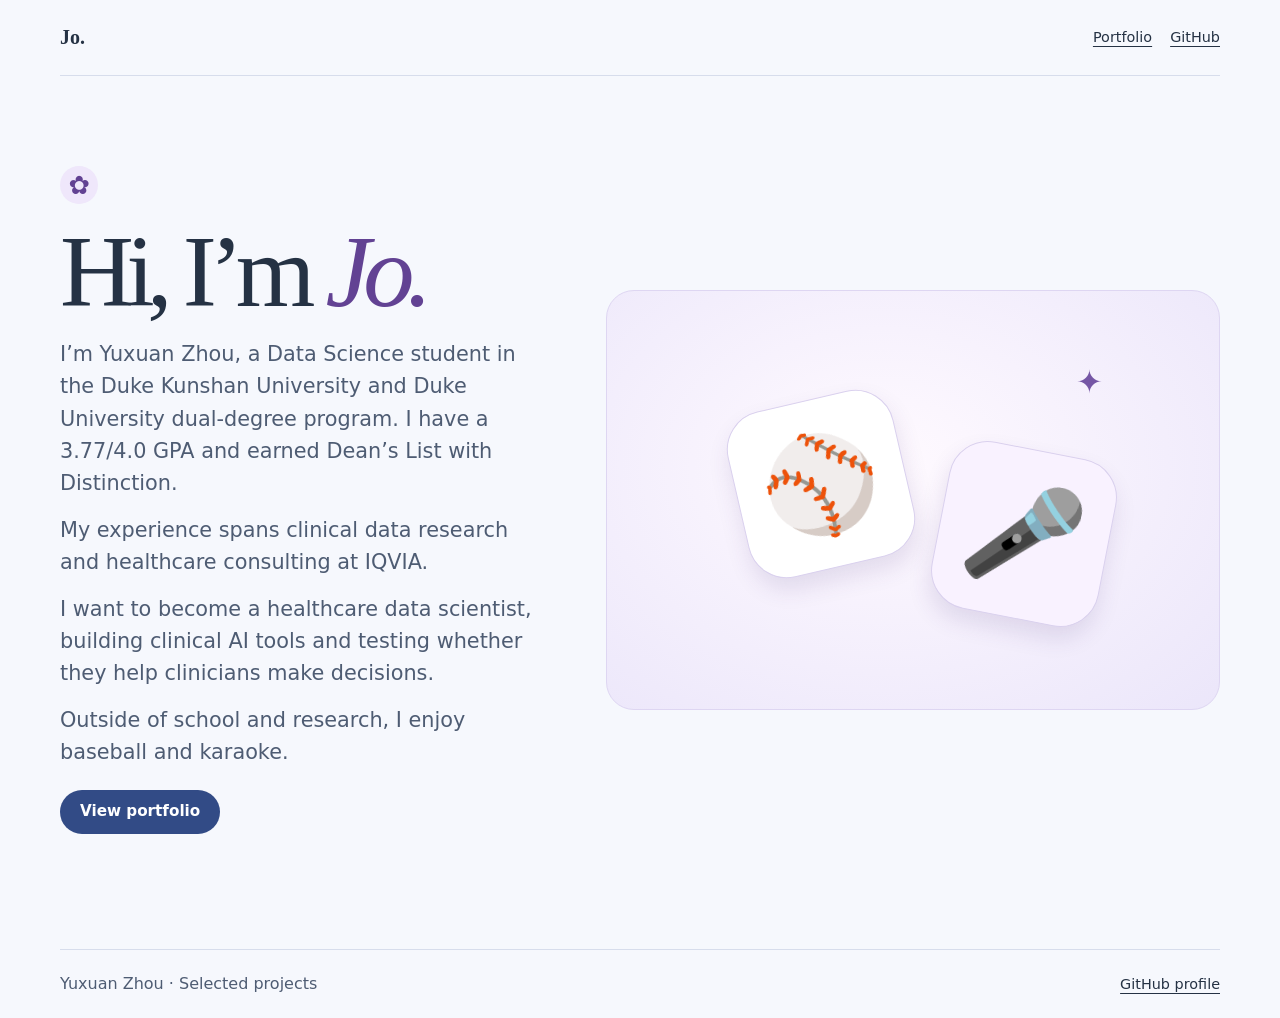
<file: index.html>
<!doctype html>
<html lang="en">
<head>
<meta charset="utf-8">
<meta name="viewport" content="width=device-width,initial-scale=1">
<meta name="description" content="Selected work in biomedical data science and interactive visualization by jo1127-here.">
<title>Selected Data Projects · jo1127-here</title>
<style>
:root{color-scheme:dark;--bg:#0b1018;--panel:#121b28;--edge:#28374a;--muted:#abb9cb;--ink:#f1f6ff;--mint:#66ebc6;--blue:#8ca8ff;--pink:#ff9bb3}
*{box-sizing:border-box}html{scroll-behavior:smooth}body{margin:0;background:radial-gradient(ellipse at 85% 12%,#182a42,transparent 43rem),var(--bg);color:var(--ink);font:16px/1.55 system-ui,sans-serif}a{color:var(--mint);text-underline-offset:4px}a:focus-visible,button:focus-visible,input:focus-visible,select:focus-visible{outline:2px solid white;outline-offset:4px}main,nav,footer{width:min(1150px,calc(100% - 40px));margin:auto}nav,footer{display:flex;justify-content:space-between;gap:15px;align-items:center;padding:22px 0;border-bottom:1px solid var(--edge)}nav div{display:flex;gap:18px;flex-wrap:wrap}nav a,footer a{color:var(--ink);font-size:.9rem}header{padding:72px 0 54px;max-width:850px}.eyebrow,.tags,.caption,canvas+output{font: .85rem/1.45 ui-monospace,monospace}.eyebrow{color:var(--mint);text-transform:uppercase;letter-spacing:.12em}h1,h2,h3,p{margin:0}h1{font-size:clamp(3rem,9vw,7rem);letter-spacing:-.075em;line-height:.94;margin:.17em 0 .22em}h1 span{color:var(--blue)}h2,h3{letter-spacing:-.04em;line-height:1.05;font-size:clamp(1.65rem,3.4vw,2.75rem);margin:.3em 0}.lede{font-size:1.2rem}p,.caption{color:var(--muted)}.layout{display:grid;grid-template-columns:repeat(2,minmax(0,1fr));gap:20px}.card{border:1px solid var(--edge);border-radius:20px;background:var(--panel);padding:clamp(18px,3vw,34px);min-width:0;scroll-margin-top:20px}.wide{grid-column:1/-1}.feature{display:grid;grid-template-columns:minmax(220px,1fr) minmax(0,1.9fr);gap:24px;align-items:center}.tags{display:flex;flex-wrap:wrap;gap:7px;margin:16px 0}.tags span{border:1px solid var(--edge);padding:4px 8px;border-radius:5px;color:#d6dfed}.links{display:flex;flex-wrap:wrap;gap:15px;margin-top:15px}.plot{border:1px solid var(--edge);border-radius:12px;background:#0c1420;padding:12px;min-width:0}.plot canvas{display:block;width:100%;height:220px}.plot #forest,.plot #umap{height:325px}.plot #pet{height:auto;aspect-ratio:1.75}.caption{margin-top:8px;min-height:2.5em}output{display:block;color:var(--mint);margin-top:6px;min-height:2.5em}.controls{display:flex;flex-wrap:wrap;gap:10px;align-items:center;margin-bottom:8px}select,button{font:inherit;color:var(--ink);background:#172438;border:1px solid #41536c;border-radius:6px;padding:5px 8px;max-width:100%}input[type=range]{width:min(120px,100%);accent-color:var(--mint)}.metrics{display:grid;grid-template-columns:repeat(3,1fr);gap:8px;margin:12px 0}.metrics div{border-top:1px solid var(--edge);padding-top:6px}.metrics strong{display:block;color:var(--mint);font-size:1.15rem}.metrics small{color:var(--muted)}details{margin-top:12px;color:var(--muted)}summary{cursor:pointer;color:var(--ink)}table{width:100%;border-collapse:collapse;margin-top:8px;font-size:.84rem}td,th{text-align:left;padding:4px;border-bottom:1px solid var(--edge)}footer{margin-top:35px;border-bottom:0;border-top:1px solid var(--edge);color:var(--muted)}@media(max-width:780px){.layout,.feature{grid-template-columns:minmax(0,1fr)}header{padding:48px 0 36px}}@media(prefers-reduced-motion:reduce){html{scroll-behavior:auto}}
</style>
<style>
.effect-chart{display:grid;gap:8px}.effect-chart h4{margin:0;color:var(--ink)}.effect-row{display:grid;grid-template-columns:minmax(100px,1fr) minmax(65px,1fr) 3.55rem;gap:8px;align-items:center;font: .82rem/1.3 ui-monospace,monospace}.effect-track{position:relative;height:9px;border-radius:5px;background:linear-gradient(90deg,#263548 49.5%,#aab9cb 49.5% 50.5%,#263548 50.5%)}.effect-track i{position:absolute;top:1px;height:7px;background:var(--mint);border-radius:4px}.effect-track i.negative{background:var(--pink)}.effect-scale{display:flex;justify-content:space-between;margin:0 3.7rem 0 auto;width:calc(50% - 1.85rem);font:.75rem ui-monospace,monospace;color:var(--muted)}.effect-chart details+details{margin-top:6px}.effect-chart summary{margin-bottom:8px}
</style>
<link rel="stylesheet" href="assets/gallery.css?v=project-stories">
</head>
<body>
<nav aria-label="Main navigation"><a class="name" href="#top">Jo.</a><div><a href="#portfolio">Portfolio</a><a href="https://github.com/jo1127-here">GitHub</a></div></nav>
<main id="top">
<header class="cover" id="intro">
<div><span class="hello-mark" aria-hidden="true">✿</span><h1>Hi, I’m <em>Jo.</em></h1><div class="intro-bio">
<p>I’m Yuxuan Zhou, a Data Science student in the Duke Kunshan University and Duke University dual-degree program. I have a 3.77/4.0 GPA and earned Dean’s List with Distinction.</p>
<p>My experience spans clinical data research and healthcare consulting at IQVIA.</p>
<p>I want to become a healthcare data scientist, building clinical AI tools and testing whether they help clinicians make decisions.</p>
<p>Outside of school and research, I enjoy baseball and karaoke.</p>
</div><a class="cover-link" href="#portfolio">View portfolio</a></div>
<div class="cover-hobbies" aria-hidden="true">
  <span class="hobby-card hobby-baseball">⚾</span>
  <span class="hobby-card hobby-karaoke">🎤</span>
  <span class="hobby-star">✦</span>
</div>
</header>
<section class="gallery" id="portfolio" aria-labelledby="projects" hidden><a class="portfolio-home" href="#top">Back to home</a>
<h2 id="projects">Selected projects</h2>
<section class="project-group" id="biomedical"><h3>Biomedical Data Science</h3><p>I start with signals and images, then compare my outputs with clinician annotations or use the features to study clinical associations. These projects span ECG peak detection, ECG–ICD analysis, and PET/CT lesion segmentation.</p><div class="project-grid"><a class="project-tile" href="#ecg-icd" data-project="ecg-icd">
<img src="assets/forest.webp" alt="Forest plot of aggregate ECG–ICD effect estimates" width="900" height="517">
<div class="tile-copy"><p class="eyebrow">Clinical statistics</p><h3>ECG–ICD association analysis</h3><p>Tested how ECG features vary with recorded diagnoses.</p></div>
</a>
<a class="project-tile" href="#waveform" data-project="waveform">
<img src="assets/wave.webp?v=ecg" alt="Annotated waveform from a public LUDB recording" width="900" height="517">
<div class="tile-copy"><p class="eyebrow">Signal processing</p><h3>ECG waveform detection</h3><p>Automatically annotated P, R, and T peaks in ECG signals.</p></div>
</a>
<a class="project-tile" href="#pet-ct" data-project="pet-ct">
<img src="assets/pet.webp" alt="Workflow diagram showing CT and segmentation resampled to the PET grid" width="900" height="517">
<div class="tile-copy"><p class="eyebrow">Medical imaging</p><h3>PET/CT spatial alignment</h3><p>Resampled CT and an existing lesion mask onto the PET voxel grid.</p></div>
</a>
</div></section>
<section class="project-group" id="modeling"><h3>Beyond Healthcare</h3><p>I use interactive visualization to explore patterns in text, networks, and geography. I also use statistical models to study financial time series.</p>
<h4 class="collection-title">STATS 401 · Interactive Visualization</h4>
<div class="project-grid"><a class="project-tile" href="#lab" data-project="lab">
<img src="assets/lab.webp" alt="UMAP plot of bulletin passages colored by topic" width="900" height="517">
<div class="tile-copy"><p class="eyebrow">Lab 8 · Text</p><h3>Mapping a university bulletin</h3><p>Turned a university bulletin into an interactive map of related passages.</p></div>
</a>
<a class="project-tile" href="projects/stats401-lab7/lab7/index.html">
<img src="assets/lab7-network.webp" alt="Daily commercial transactions shown as a network of companies" width="900" height="517">
<div class="tile-copy"><p class="eyebrow">Lab 7 · Networks</p><h3>Temporal commercial network</h3><p>Built a time slider and playback to explore 60 days of company transactions.</p></div>
</a>
<a class="project-tile" href="projects/stats401-lab9/lab9/index.html">
<img src="assets/lab9-map.webp" alt="World choropleth of GDP across the included economies" width="900" height="517">
<div class="tile-copy"><p class="eyebrow">Lab 9 · Geography</p><h3>Mapping the global economy</h3><p>Built a linked map and cartogram to compare GDP across 50 economies.</p></div>
</a></div>
<h4 class="collection-title">STATS 302 · Statistical Modeling</h4>
<div class="project-grid">
<a class="project-tile" href="#markets" data-project="markets">
<img src="assets/markets.webp" alt="Bar chart of selected Graphical RICA coefficients" width="900" height="517">
<div class="tile-copy"><p class="eyebrow">Financial time series</p><h3>Modeling S&P 500 returns</h3><p>Modeled how market factors relate to S&amp;P 500 returns.</p></div>
</a></div></section>
</section>
<dialog id="ecg-icd" aria-label="ECG–ICD association analysis"><form method="dialog" class="dialog-bar"><button>Close project</button></form><article class="card detail-card">
<div><p class="eyebrow">Clinical statistics</p><h2>ECG–ICD association analysis</h2><dl class="project-method"><dt>Background</dt><dd>ECG-derived T-wave features can be linked to coded diagnoses to study associations across patients.</dd><dt>Data</dt><dd>Credentialed PhysioNet clinical data, with ECG-derived measurements and ICD-9 diagnosis codes.</dd><dt>Scope</dt><dd>The forest plot shows selected aggregate estimates and confidence intervals.</dd><dt>Aim</dt><dd>Test which ICD-9 diagnoses are associated with standardized T-wave amplitude.</dd><dt>Challenge</dt><dd>Multiple ECGs can come from the same patient, and testing many diagnoses increases the chance of false discoveries.</dd><dt>Approach</dt><dd>Fit linear mixed-effects models with patient random intercepts for repeated ECGs, then applied BH-FDR correction.</dd></dl><p id="forest-summary" class="caption"></p><div class="links"><a href="https://github.com/jo1127-here/portfolio/tree/main/projects/ecg-icd">GitHub project</a></div></div>
<h3 class="output-title">Output</h3>
<div class="plot"><div class="controls"><label for="forest-filter">Display</label><select id="forest-filter"><option value="all">Top 10 by absolute effect</option><option value="fdr">BH-FDR q &lt; 0.05</option></select></div><canvas id="forest" role="img" aria-label="Forest plot of standardized coefficients and 95 percent confidence intervals"></canvas><output id="forest-info">Hover over a row for its estimate and adjusted q-value.</output><details><summary>Read estimates as a table</summary><table><thead><tr><th>ICD-9</th><th>Estimate</th><th>95% CI</th><th>q</th></tr></thead><tbody id="forest-table"></tbody></table></details></div>
<div class="related-project"><a href="#waveform">See how P and T peaks are located</a></div></article></dialog>
<dialog id="waveform" aria-label="ECG waveform detection"><form method="dialog" class="dialog-bar"><button>Close project</button></form><article class="card detail-card">
<p class="eyebrow">Signal processing</p><h3>ECG waveform detection</h3><dl class="project-method"><dt>Background</dt><dd>Automatic peak detection helps turn a continuous ECG trace into measurements for downstream analysis.</dd><dt>Data</dt><dd>PhysioNet LUDB v1.0.1, with clinician annotations on 200 12-lead recordings. I used Lead II.</dd><dt>Scope</dt><dd>The page shows two recording excerpts and aggregate results for the intermediate detector across all 200 records.</dd><dt>Aim</dt><dd>Automatically locate P, R, and T peaks and evaluate detection against clinician annotations.</dd><dt>Challenge</dt><dd>P and T peaks are less prominent than R peaks and can be hard to distinguish from noise or nearby waves.</dd><dt>Approach</dt><dd>Filtered Lead II recordings, found R peaks with Engzee and an energy-based fallback, then searched for P and T peaks in R-anchored windows.</dd></dl>
<h3 class="output-title">Output</h3>
<section aria-labelledby="ecg-example">
<h4 id="ecg-example">Clinician annotations vs. my detector</h4>
<figure class="ecg-figure"><a href="assets/ecg-detection-comparison.webp"><img src="assets/ecg-detection-comparison.webp" alt="Lead II ECG with clinician annotations above, detector output below, and matching counts"></a>
<figcaption>Single-record comparison. Within ±75 ms, the detector matched 18 P/R/T peaks, with one false positive and one missed peak, both for the T wave.</figcaption></figure>
<h4>Unfiltered ECG · clinician annotations only</h4>
<figure class="ecg-figure"><a href="assets/ecg-raw-clinician.webp"><img src="assets/ecg-raw-clinician.webp" alt="Unfiltered Lead II ECG with clinician-marked P, R and T peaks"></a>
<figcaption>A separate unfiltered recording, shown with clinician annotations only. <a href="https://physionet.org/content/ludb/1.0.1/">PhysioNet LUDB · source and license</a>.</figcaption></figure>
</section>
<section class="related-project" aria-labelledby="ecg-cohort">
<h4 id="ecg-cohort">Full LUDB evaluation · 200 records</h4>
<p>Lead II from every record in LUDB v1.0.1 was evaluated with the intermediate detector. Predicted P, R and T peaks were matched one-to-one to manual annotations within ±76 ms.</p>
<table><thead><tr><th scope="col">Peak</th><th scope="col">TP</th><th scope="col">FP</th><th scope="col">FN</th><th scope="col">F1</th></tr></thead>
<tbody><tr><th scope="row">P</th><td>1,337</td><td>276</td><td>64</td><td>88.72%</td></tr><tr><th scope="row">R</th><td>1,801</td><td>23</td><td>30</td><td>98.55%</td></tr><tr><th scope="row">T</th><td>1,509</td><td>104</td><td>133</td><td>92.72%</td></tr></tbody></table>
</section>
<div class="links"><a href="https://github.com/jo1127-here/portfolio/tree/main/projects/ecg-waveform">GitHub project</a></div>
<div class="related-project"><a href="#ecg-icd">See how T-wave features are used in association models</a></div></article></dialog>
<dialog id="pet-ct" aria-label="PET/CT spatial alignment"><form method="dialog" class="dialog-bar"><button>Close project</button></form><article class="card detail-card">
<p class="eyebrow">Medical imaging</p><h3>PET/CT spatial alignment</h3><dl class="project-method"><dt>Background</dt><dd>CT shows anatomy, PET shows tracer uptake, and an existing lesion mask marks the region to inspect. The volumes need a shared grid for a meaningful overlay.</dd><dt>Data</dt><dd>Paired 3D CT, PET SUV, and existing lesion-mask volumes in NIfTI format.</dd><dt>Scope</dt><dd>This project covers voxel-grid alignment. The workflow resamples the 3D CT and mask to the 3D PET grid, then extracts a 2D axial slice for visualization.</dd><dt>Aim</dt><dd>Put CT, PET, and an existing lesion mask on the same voxel grid for slice-by-slice comparison.</dd><dt>Challenge</dt><dd>The 3D grids differ in voxel spacing and orientation, so the same array index can point to different physical locations. The lesion labels also need interpolation that preserves discrete mask values.</dd><dt>Approach</dt><dd>Resampled CT and lesion masks onto the PET grid with SimpleITK using linear and nearest-neighbor interpolation, respectively. PET supplied the reference size, spacing, origin, and orientation. The pipeline uses an identity transform because the inputs already share a physical coordinate frame.</dd></dl>
<h3 class="output-title">Output</h3>
<figure class="ecg-figure alignment-workflow"><img src="assets/pet.webp" width="900" height="517" alt="SimpleITK workflow for resampling CT and a lesion mask onto the PET reference grid"><figcaption>Resampling workflow. CT intensities use linear interpolation and mask labels use nearest-neighbor interpolation.</figcaption></figure>
<div class="result-note"><p><strong>Example validation.</strong> The output CT and lesion mask both matched the PET geometry. The mask contained <strong>1,299 nonzero voxels</strong> before and after resampling in this example.</p></div>
<div class="links"><a href="https://github.com/jo1127-here/portfolio/tree/main/projects/pet-ct">GitHub project</a></div>
<div class="related-project"><a href="#waveform">Explore another biomedical workflow</a></div></article></dialog>
<dialog id="lab" aria-label="Mapping a university bulletin"><form method="dialog" class="dialog-bar"><button>Close project</button></form><article class="card detail-card">
<div><p class="eyebrow">Interactive visualization · STATS 401</p><h2>Mapping a university bulletin</h2><dl class="project-method"><dt>Background</dt><dd>A university bulletin contains policy and curricular passages whose themes may span several sections.</dd><dt>Data</dt><dd>2023–24 Duke Kunshan University undergraduate bulletin, processed into 981 text passages.</dd><dt>Scope</dt><dd>The portfolio shows a topic-filtered map. The full lab adds text search, nearest neighbors, and a topic-by-section matrix.</dd><dt>Aim</dt><dd>Help readers explore how topics are organized across a university bulletin.</dd><dt>Challenge</dt><dd>A table of contents shows formal sections, but similar topics can appear in different sections and are hard to find through browsing alone.</dd><dt>Approach</dt><dd>Embedded passages with MiniLM, grouped them with K-means, and projected them with UMAP for an interactive, filterable map.</dd></dl><div class="links"><a href="https://github.com/jo1127-here/portfolio/tree/main/projects/stats401-lab8">GitHub project</a><a href="projects/stats401-lab8/lab8/index.html">Open full interactive Lab 8</a></div></div>
<h3 class="output-title">Output</h3>
<div class="plot"><div class="controls"><label for="topic">Topic</label><select id="topic"><option value="all">All topics</option></select></div><canvas id="umap" role="img" aria-label="UMAP projection of bulletin passages colored by cluster"></canvas><output id="topic-info"></output><p class="caption">Each point represents one passage. Coordinates come from the published Lab 8 visualization.</p></div>
<div class="related-project"><a href="#markets">Explore model estimates on market data</a></div></article></dialog>
<dialog id="markets" aria-label="Modeling S&P 500 returns"><form method="dialog" class="dialog-bar"><button>Close project</button></form><article class="card detail-card">
<div><p class="eyebrow">Financial time series · STATS 302</p><h2>Modeling S&amp;P 500 returns</h2><dl class="project-method"><dt>Background</dt><dd>Market and sector indicators may help explain how S&amp;P 500 returns vary over time.</dd><dt>Data</dt><dd>Historical index, sector ETF, and market-indicator series from Yahoo Finance.</dd><dt>Scope</dt><dd>The chart shows selected coefficients from the two estimators. The notebook documents the feature construction and identification checks.</dd><dt>Aim</dt><dd>Explore which market factors are associated with movements in S&amp;P 500 returns.</dd><dt>Challenge</dt><dd>Market variables move together and at different time offsets, which makes it hard to interpret individual estimates.</dd><dt>Approach</dt><dd>Built market features from Yahoo Finance and compared Graphical RICA and cross-moment estimates using a lagged sector-level causal graph.</dd></dl><p class="caption">The unknown-graph check did not identify the full graph. The coefficients are exploratory and depend on the model assumptions.</p><div class="links"><a href="https://github.com/jo1127-here/portfolio/tree/main/projects/stats302">GitHub project</a></div></div>
<h3 class="output-title">Output</h3>
<div class="plot effect-chart"><h4>Selected coefficient estimates</h4><details open><summary>Graphical RICA · lagged inputs</summary><div class="effect-row"><span>10Y yield</span><span class="effect-track" aria-hidden="true"><i class="positive" style="left:50.00%;width:49.31%"></i></span><span>+0.986</span></div>
<div class="effect-row"><span>13-week yield</span><span class="effect-track" aria-hidden="true"><i class="positive" style="left:50.00%;width:49.13%"></i></span><span>+0.983</span></div>
<div class="effect-row"><span>VIX</span><span class="effect-track" aria-hidden="true"><i class="positive" style="left:50.00%;width:47.80%"></i></span><span>+0.956</span></div>
<div class="effect-row"><span>Financials illiquidity</span><span class="effect-track" aria-hidden="true"><i class="positive" style="left:50.00%;width:44.79%"></i></span><span>+0.896</span></div>
<div class="effect-row"><span>Technology volume</span><span class="effect-track" aria-hidden="true"><i class="negative" style="left:18.57%;width:31.43%"></i></span><span>-0.629</span></div>
<div class="effect-scale" aria-hidden="true"><span>−1</span><span>0</span><span>+1</span></div></details><details open><summary>Cross-moment · same-day inputs</summary><div class="effect-row"><span>Financials return</span><span class="effect-track" aria-hidden="true"><i class="positive" style="left:50.00%;width:41.68%"></i></span><span>+0.834</span></div>
<div class="effect-row"><span>Technology return</span><span class="effect-track" aria-hidden="true"><i class="positive" style="left:50.00%;width:30.38%"></i></span><span>+0.608</span></div>
<div class="effect-row"><span>Energy return</span><span class="effect-track" aria-hidden="true"><i class="negative" style="left:41.57%;width:8.43%"></i></span><span>-0.169</span></div>
<div class="effect-scale" aria-hidden="true"><span>−1</span><span>0</span><span>+1</span></div></details><p class="caption">Saved notebook estimates. Each estimator is shown with its own inputs and time alignment.</p></div>
<div class="related-project"><a href="#lab">Explore patterns in a text corpus</a></div></article></dialog>
</div>
</main>
<footer><span>Yuxuan Zhou · Selected projects</span><a href="https://github.com/jo1127-here">GitHub profile</a></footer>
<script type="application/json" id="data">{"forest":[{"code":"4280","b":-0.5330028402219891,"lo":-0.7084223348412143,"hi":-0.35758334560276384,"q":5.19359545881073e-08,"sig":true,"patients":554,"ecgs":2809},{"code":"42731","b":-0.35154044643117466,"lo":-0.5361162913755914,"hi":-0.16696460148675799,"q":0.0018927373797335545,"sig":true,"patients":554,"ecgs":2809},{"code":"25000","b":-0.30854083618067335,"lo":-0.4876449752100235,"hi":-0.12943669715132325,"q":0.0031003922753967445,"sig":true,"patients":554,"ecgs":2809},{"code":"5849","b":-0.3007226256440783,"lo":-0.47492557353884035,"hi":-0.1265196777493163,"q":0.0031003922753967445,"sig":true,"patients":554,"ecgs":2809},{"code":"V5866","b":-0.29576024231946485,"lo":-0.5156995867563259,"hi":-0.07582089788260382,"q":0.018662327730410988,"sig":true,"patients":554,"ecgs":2809},{"code":"41401","b":-0.27572416247402315,"lo":-0.4490470978650002,"hi":-0.10240122708304611,"q":0.005203535534945331,"sig":true,"patients":554,"ecgs":2809},{"code":"V1582","b":-0.2529261249858744,"lo":-0.43003412095326154,"hi":-0.0758181290184873,"q":0.012815101728830856,"sig":true,"patients":554,"ecgs":2809},{"code":"4019","b":-0.24955777485700284,"lo":-0.39506388279007787,"hi":-0.10405166692392781,"q":0.0031003922753967445,"sig":true,"patients":554,"ecgs":2809},{"code":"2724","b":-0.24434271932568,"lo":-0.39184491750473255,"hi":-0.09684052114662745,"q":0.003891013689460189,"sig":true,"patients":554,"ecgs":2809},{"code":"2449","b":0.24005211042830085,"lo":0.006483822631436764,"hi":0.47362039822516494,"q":0.0879409190870963,"sig":false,"patients":554,"ecgs":2809},{"code":"5859","b":-0.18099189126898124,"lo":-0.4035957899835235,"hi":0.04161200744556101,"q":0.18504944385536093,"sig":false,"patients":554,"ecgs":2809},{"code":"40390","b":-0.17288509450129055,"lo":-0.37956361117459997,"hi":0.03379342217201886,"q":0.18383644732075466,"sig":false,"patients":554,"ecgs":2809},{"code":"2761","b":-0.17132948087764555,"lo":-0.3986645623911339,"hi":0.05600560063584284,"q":0.1994933431901394,"sig":false,"patients":554,"ecgs":2809},{"code":"30000","b":0.16662522822981032,"lo":-0.04955637714541017,"hi":0.3828068336050308,"q":0.1994933431901394,"sig":false,"patients":554,"ecgs":2809},{"code":"2720","b":-0.1155061040174404,"lo":-0.3323844245007188,"hi":0.10137221646583801,"q":0.39151951870581364,"sig":false,"patients":554,"ecgs":2809},{"code":"3051","b":0.10226970051314976,"lo":-0.10469326570395351,"hi":0.30923266673025307,"q":0.39151951870581364,"sig":false,"patients":554,"ecgs":2809},{"code":"2859","b":-0.08741247571885288,"lo":-0.2634675024020531,"hi":0.08864255096434731,"q":0.39151951870581364,"sig":false,"patients":554,"ecgs":2809},{"code":"5990","b":-0.06997884716823753,"lo":-0.2644549284410397,"hi":0.12449723410456463,"q":0.5340544746726495,"sig":false,"patients":554,"ecgs":2809},{"code":"311","b":-0.040412706448987236,"lo":-0.2244579944090185,"hi":0.14363258151104405,"q":0.6669269943769675,"sig":false,"patients":554,"ecgs":2809},{"code":"53081","b":-0.03966469172030132,"lo":-0.20334048384895345,"hi":0.12401110040835081,"q":0.6669269943769675,"sig":false,"patients":554,"ecgs":2809}],"points":[[5.4654,6.503,7],[8.3804,6.7792,10],[8.258,6.1966,10],[8.2237,6.286,10],[8.3116,6.2577,10],[7.519,6.2805,8],[8.0059,6.3255,10],[8.1076,7.2965,10],[7.8568,7.2637,4],[7.337,7.6965,4],[8.2866,6.2922,10],[7.7316,7.3404,4],[12.4902,2.9448,10],[6.6025,6.9477,10],[3.4732,4.4782,7],[7.9803,5.8226,10],[8.6552,6.4259,10],[8.7811,5.9761,10],[8.1839,5.9786,10],[3.5297,4.5988,7],[3.508,4.4971,7],[6.9805,6.7693,7],[6.9563,6.757,7],[8.1857,7.3071,10],[8.3383,7.3212,10],[8.3058,7.3509,10],[8.4433,7.3897,10],[8.307,7.4661,10],[8.4612,7.1073,10],[3.4555,4.404,7],[8.2646,6.6937,10],[7.0124,6.8016,7],[8.1713,6.9883,10],[7.657,6.7643,10],[7.4623,6.9095,10],[8.8498,6.9473,10],[8.5352,6.899,10],[8.6165,7.1025,10],[8.6718,6.9111,10],[8.7074,6.9994,10],[8.4352,6.8021,10],[8.6547,6.9651,10],[8.5877,6.795,10],[7.8079,6.8929,10],[9.1659,7.0883,10],[8.8106,7.2443,10],[9.1327,7.0539,10],[8.764,7.3009,10],[8.7728,7.3708,10],[8.4333,7.3348,10],[9.0833,6.9749,10],[9.2002,7.0036,10],[8.7446,7.2544,10],[8.7406,6.9423,10],[9.2235,6.945,10],[9.2417,7.0214,10],[8.9158,6.9061,10],[9.2302,6.9845,10],[8.4572,7.2879,10],[9.0468,7.0576,10],[9.2539,7.052,10],[9.0272,7.1055,10],[8.987,7.117,10],[9.2214,6.9744,10],[9.1051,7.0664,10],[9.1516,7.0283,10],[9.2125,7.0043,10],[8.9494,6.9307,10],[4.8231,5.0564,1],[5.2233,5.1841,1],[5.7613,5.4023,1],[4.9205,4.9711,1],[8.9741,4.5989,0],[4.8495,4.946,1],[4.942,5.3101,1],[8.8555,5.2626,0],[7.9638,5.6783,10],[9.0045,4.4549,0],[9.1692,4.4717,0],[9.3445,4.6213,0],[7.8861,5.6796,10],[9.4401,4.7103,0],[9.1828,4.5137,0],[9.2358,4.5734,0],[9.2186,4.6165,0],[9.2496,4.6621,0],[9.2222,4.679,0],[8.7374,5.9603,10],[9.3162,4.5061,0],[9.3228,4.4455,0],[9.3209,4.5341,0],[9.1564,4.5394,0],[9.2882,4.4471,0],[9.0393,4.5917,0],[9.3462,4.567,0],[9.4015,4.4933,0],[9.1257,4.4105,0],[9.311,4.5609,0],[7.9238,5.7313,10],[9.037,4.3392,0],[9.1928,4.4315,0],[9.0041,4.3788,0],[8.6997,5.0092,5],[3.7799,4.0691,7],[3.7697,3.286,5],[3.7372,3.5625,7],[3.8514,3.2104,5],[7.9087,5.7248,10],[9.4062,4.7046,0],[1.9606,4.4436,6],[1.9545,4.3763,6],[2.0782,4.4053,7],[1.9185,4.6522,6],[3.0495,4.3045,7],[8.8142,5.0783,10],[3.9454,3.3107,5],[3.9874,3.237,5],[4.0664,3.0689,5],[5.0462,4.5157,1],[0.4977,4.5405,6],[4.6416,4.5745,7],[3.9663,3.7437,7],[9.0667,4.4393,0],[9.1982,4.4683,0],[2.8595,6.3502,11],[3.3605,6.3205,7],[9.3771,4.7852,0],[9.7025,4.4667,0],[4.1953,8.9501,2],[9.7636,4.4167,0],[9.6825,4.4497,0],[9.6389,4.5682,0],[9.6851,4.5998,0],[7.9411,5.7067,10],[9.6127,4.5973,0],[3.817,2.8398,5],[3.6951,2.8903,5],[-0.1262,3.7503,7],[-0.1057,3.2469,9],[0.4156,3.0106,9],[0.1894,3.155,7],[0.2932,4.3289,6],[-0.0312,3.7511,7],[0.392,6.6052,6],[0.381,6.6205,11],[0.503,6.5192,11],[9.3788,4.6747,0],[8.044,5.7663,10],[7.8013,5.7305,10],[9.564,4.5751,0],[8.6177,6.1109,10],[9.4853,4.7201,0],[3.0994,8.6109,2],[2.5989,7.5242,11],[3.4563,8.9042,2],[8.035,5.8247,10],[7.9898,5.7557,10],[9.0726,4.3778,0],[9.7547,4.4427,0],[4.3264,8.9522,2],[3.5613,6.4297,11],[3.2431,6.6377,11],[3.9412,6.6769,4],[3.5961,6.5327,11],[7.9344,5.7072,10],[8.0704,5.7892,10],[0.9005,4.2547,6],[0.8946,4.091,2],[0.6068,3.3572,7],[0.6548,4.5258,6],[1.3057,5.8805,6],[1.0749,5.6776,6],[7.884,5.7248,10],[7.0227,6.7711,7],[8.8055,5.9852,10],[9.7926,4.6361,0],[1.1775,1.4433,3],[3.2275,4.1799,7],[9.1128,4.5719,0],[0.3858,2.611,9],[0.6789,2.5221,9],[0.7334,2.7018,9],[0.6915,2.819,9],[0.3629,2.5107,9],[1.0638,2.2878,3],[0.0565,3.1102,9],[1.3696,5.8701,6],[7.0485,6.8138,7],[9.7,4.5937,0],[1.8041,7.3528,11],[1.9653,7.2991,7],[7.9971,5.6521,10],[8.8751,5.2225,0],[12.5488,2.8867,10],[6.0148,6.5716,4],[4.7764,5.5358,1],[5.6978,5.3957,1],[5.7414,5.4628,1],[3.8873,8.324,2],[4.7559,4.9004,1],[3.3161,7.999,2],[4.9436,5.6105,1],[3.9398,8.373,2],[3.3339,7.8026,2],[4.197,6.8406,4],[5.6773,5.9342,1],[2.0166,4.4483,6],[2.0819,4.3542,8],[2.2069,4.4034,8],[1.9016,4.7777,6],[1.5321,4.712,9],[1.9734,4.193,6],[1.8049,3.3934,8],[1.8982,3.0008,8],[0.4235,6.5253,7],[2.0032,4.6006,6],[2.2617,4.2232,8],[12.5007,2.935,10],[0.9759,2.26,9],[0.5337,2.4834,9],[0.2453,2.4178,9],[2.4259,5.6974,11],[0.2961,3.4472,9],[0.3189,2.7843,9],[0.2531,2.4461,9],[0.7174,2.4462,9],[0.5513,2.6207,9],[0.4358,2.4046,9],[0.6728,3.5904,9],[1.4506,2.7631,9],[0.3884,2.4886,9],[-0.1671,3.1114,9],[0.1387,2.9277,9],[-0.1613,3.7975,6],[0.448,2.4404,9],[0.5365,2.5839,9],[1.5646,2.5463,8],[0.3299,2.4238,9],[0.1327,3.3364,9],[-0.1582,3.2898,9],[1.043,3.8581,9],[0.4386,2.5245,9],[0.5993,2.5311,9],[0.2928,2.4132,9],[0.1798,2.8404,9],[-0.0699,3.0395,9],[0.1851,3.4056,9],[0.1662,2.769,9],[0.9108,3.2462,9],[0.8947,3.0813,9],[0.454,2.8299,9],[0.8185,3.5811,9],[7.1744,6.8114,7],[7.4371,6.2981,10],[7.0458,6.8126,7],[12.5099,2.9222,10],[1.1002,1.9752,3],[1.1565,1.904,3],[0.8712,2.0053,3],[0.8813,2.0488,9],[1.1274,1.9374,3],[0.9245,2.0953,9],[0.9255,1.8582,3],[1.1921,1.7591,3],[-0.2494,2.9958,9],[0.9501,1.9662,9],[0.9948,1.6794,3],[1.1221,1.6918,3],[0.9753,2.1993,9],[1.1066,1.4056,3],[5.5985,8.5918,4],[5.4806,8.6742,4],[5.524,8.5801,4],[5.3716,8.6681,4],[5.4177,8.6755,4],[5.4581,8.5896,4],[5.2185,8.6704,4],[5.0951,8.5845,4],[5.1937,8.7162,4],[5.1601,8.6192,4],[5.1384,8.7177,4],[4.7931,8.6605,4],[4.4839,8.6948,4],[4.8904,8.7577,4],[4.93,8.7568,4],[5.1759,8.7653,4],[5.1207,8.7729,4],[4.9998,8.1119,4],[7.5209,7.6578,10],[5.0393,8.7824,4],[5.5056,8.6972,4],[5.3216,8.7747,4],[5.241,8.6391,4],[4.8523,8.3606,4],[4.6306,8.5793,4],[7.6059,7.6184,10],[4.4069,8.4002,2],[4.9679,8.1411,4],[7.5628,7.6483,10],[4.4368,8.5732,2],[7.5846,7.6203,10],[6.7739,7.759,4],[8.5043,7.3986,10],[3.8916,8.9965,2],[3.9697,8.9859,2],[3.889,8.914,2],[8.4167,7.2706,10],[3.9,9.0944,2],[4.0425,8.8419,2],[4.1191,8.9877,2],[3.681,4.4463,7],[12.4593,2.9707,10],[4.0653,3.1489,5],[4.1248,2.6694,5],[3.7568,2.3288,5],[3.6448,2.2023,5],[4.2512,2.8233,5],[2.3162,4.5036,5],[4.932,3.861,5],[4.7585,3.5249,5],[3.89,3.0612,5],[4.0465,2.5128,5],[4.724,3.4815,5],[3.9481,2.3638,5],[3.5721,2.1234,5],[4.3502,2.7066,5],[4.1671,2.8283,5],[3.8219,2.3896,5],[3.4844,2.118,5],[4.0508,2.748,5],[4.2947,2.7233,5],[4.2196,2.7263,5],[4.2285,2.6322,5],[3.5897,2.1359,5],[4.174,2.7678,5],[4.327,2.7387,5],[4.4376,2.849,5],[4.1369,2.8822,5],[2.5625,2.0216,8],[2.4214,7.0909,11],[5.636,6.0979,1],[2.7827,6.0401,11],[2.707,7.0556,2],[4.7017,5.2806,1],[4.2233,8.2186,2],[3.3297,8.6781,2],[4.7117,5.3163,1],[2.7298,7.217,11],[2.5824,6.8155,11],[2.527,6.7927,11],[1.7496,6.7548,11],[5.2978,5.8337,1],[4.5432,6.2157,1],[2.7929,6.8001,11],[1.7314,5.9287,11],[1.5955,6.0832,6],[3.2043,8.5909,2],[2.5534,7.2873,11],[2.8945,7.6144,11],[0.9638,4.0991,11],[2.5322,7.3609,11],[2.9273,7.5817,2],[2.452,7.5811,11],[1.5378,5.8393,6],[0.6321,7.2384,11],[0.938,7.5633,11],[3.1612,8.7765,2],[2.2892,6.7503,11],[3.5461,4.7348,7],[3.5981,4.7469,7],[12.329,3.1094,10],[12.2689,3.1657,10],[0.5835,5.2461,6],[-0.2338,4.1635,6],[0.6014,5.1654,6],[0.7691,5.1341,6],[0.556,5.0031,6],[0.5401,5.3061,6],[0.8089,5.5763,6],[2.4962,4.5559,6],[1.2396,6.0928,6],[0.7635,4.7024,6],[-0.1559,4.337,6],[0.4838,5.3119,8],[1.4796,5.8155,6],[2.872,2.4214,8],[0.5444,5.5985,6],[0.8827,7.5279,6],[2.1012,4.1635,8],[3.6778,7.9392,6],[-0.1204,4.2999,7],[1.0956,6.1574,6],[0.4798,5.1383,6],[3.3438,2.3368,8],[7.4526,6.1293,10],[2.6347,4.3552,5],[0.7905,5.128,8],[0.6254,5.8233,6],[-0.2628,4.2005,6],[2.4443,4.6451,8],[3.2708,1.7944,8],[12.5336,2.9021,10],[12.5605,2.8754,10],[5.7593,7.3724,4],[5.4098,7.0337,4],[5.4901,7.2915,4],[5.7342,8.3251,4],[5.5594,7.3874,4],[5.4486,6.8102,1],[5.4633,7.4507,4],[5.4105,7.3746,4],[5.6969,7.5925,4],[-0.2107,3.8727,6],[-0.2539,3.6449,9],[-0.292,4.1027,6],[0.0623,3.4171,9],[-0.1913,4.017,7],[-0.2614,4.0555,6],[3.211,8.8537,2],[-0.1928,4.3254,6],[3.4626,2.4933,5],[-0.0805,4.3452,6],[3.2689,8.8889,2],[-0.2327,3.0043,9],[-0.1868,4.3571,6],[-0.2927,3.07,9],[-0.2695,3.9244,9],[-0.2757,3.2973,5],[-0.2797,3.0994,9],[4.6261,4.5569,7],[-0.1034,2.8805,9],[-0.0648,4.459,6],[0.9247,6.2751,6],[1.622,6.2621,6],[0.8214,6.2027,6],[1.6893,6.3739,6],[-0.1838,4.186,9],[0.4282,6.4553,6],[0.8185,4.3363,6],[0.8839,6.7595,11],[0.6061,6.8919,11],[1.849,4.6041,6],[3.4738,4.7884,7],[3.5434,4.7377,7],[12.5412,2.8928,10],[5.8048,7.8907,4],[5.8427,7.9319,4],[12.5665,2.8697,10],[6.0488,8.0998,4],[5.9327,8.0275,4],[2.9568,8.7412,2],[3.0716,8.4041,2],[3.5621,8.9943,2],[3.1988,9.033,2],[3.4849,8.7199,2],[4.9936,8.3215,4],[3.4898,5.0997,7],[3.3209,8.9995,2],[5.3734,6.4419,7],[3.28,6.2695,11],[3.7737,8.0464,11],[3.5745,7.7793,11],[2.5196,5.5526,11],[3.0695,8.0137,11],[0.0174,4.5323,11],[3.7245,6.7596,11],[0.6544,7.2827,11],[2.4709,6.6006,11],[3.4942,8.2465,2],[3.3721,8.4598,2],[3.4572,5.1998,7],[3.7185,5.5464,11],[2.9649,5.2197,6],[4.8762,5.565,1],[4.9,5.4821,1],[3.5156,5.0382,7],[0.8914,4.1165,6],[0.8903,3.9176,7],[0.9311,4.094,6],[4.6466,5.4953,1],[0.9257,4.438,6],[0.0058,3.4413,9],[0.973,4.1879,6],[0.8897,4.487,6],[0.846,4.3256,6],[1.454,2.9932,9],[0.5993,3.6731,9],[1.1569,4.1662,11],[0.7761,3.972,6],[1.0028,4.1951,6],[0.9237,4.3473,6],[12.5302,2.9058,10],[3.527,8.8143,2],[3.1865,8.5057,2],[3.5985,8.6239,2],[2.1629,7.2756,11],[2.0237,7.4065,11],[3.6234,8.4582,2],[3.8749,8.6617,2],[2.243,6.9042,11],[2.4954,7.0135,11],[2.5956,7.8965,2],[2.7304,8.0147,2],[2.8978,8.035,2],[2.611,7.8819,2],[2.714,7.549,11],[3.919,8.2806,2],[1.8905,7.5736,11],[1.0268,7.5298,11],[2.682,7.2645,11],[2.6727,6.9531,11],[4.8514,6.3704,1],[3.0504,6.9844,11],[2.5865,7.6873,2],[2.5965,8.1971,2],[2.7792,8.1072,2],[3.4972,8.5625,2],[1.9489,7.1024,11],[2.5403,7.1534,11],[4.9836,5.251,1],[0.7337,3.8563,9],[1.0937,7.6266,11],[4.657,5.4174,1],[2.3503,8.384,2],[1.0743,7.228,11],[2.6639,7.8932,2],[2.9886,8.8572,2],[2.3404,8.3772,2],[1.2359,5.0401,6],[3.4959,8.9368,2],[2.4122,8.4677,2],[2.0946,8.112,2],[2.3971,7.6092,11],[5.0895,5.1638,1],[2.5041,7.9553,2],[1.5026,7.3806,11],[1.001,5.5973,6],[1.5036,7.4153,11],[2.5127,8.0699,2],[2.6899,7.7939,2],[2.5062,6.903,11],[2.6737,7.3336,11],[1.9764,7.1662,11],[1.8887,6.6997,6],[3.7345,4.7383,7],[3.9428,3.4236,5],[4.2437,4.084,1],[4.6558,4.6253,1],[4.734,4.6276,1],[4.621,5.5974,1],[4.7655,3.7558,5],[4.7802,3.541,5],[4.6095,3.4242,5],[4.379,3.1988,5],[4.411,3.3053,5],[4.5672,3.3875,5],[4.7899,3.661,5],[5.1082,5.0546,1],[4.5681,3.3785,5],[5.2802,5.3213,1],[4.5499,3.3816,5],[4.7163,4.6719,1],[5.1079,4.649,1],[4.0404,5.367,1],[3.5901,4.6961,7],[1.3099,2.1507,3],[1.3715,2.257,9],[1.2764,3.192,7],[12.5534,2.8727,10],[5.9851,8.01,4],[5.8774,7.9588,4],[12.5188,2.9177,10],[6.0946,8.181,4],[6.043,8.1429,4],[6.0501,8.1897,4],[6.0606,8.2386,4],[6.0451,8.3064,4],[12.555,2.8802,10],[2.974,7.3304,11],[1.7511,6.7066,11],[4.3568,6.5869,1],[4.7538,8.1505,4],[4.6422,6.2349,1],[5.028,6.5771,1],[4.1185,5.6231,1],[3.2402,8.0412,2],[3.3631,7.2961,11],[3.5077,7.2289,11],[4.697,8.6928,2],[3.7438,7.1113,11],[3.4804,7.1235,11],[3.597,7.1174,11],[3.3995,8.0149,2],[2.8924,4.7297,11],[3.0096,6.5521,11],[2.8868,6.6148,11],[2.983,6.8704,11],[3.9024,6.8235,11],[1.8899,7.4082,11],[4.499,6.9292,1],[5.0336,8.0246,4],[4.5045,6.7467,4],[3.554,7.0087,11],[3.2895,7.222,11],[3.1804,7.3185,11],[3.3664,7.3665,11],[3.5772,6.9918,11],[5.8136,6.1007,8],[3.5282,7.8573,2],[5.1047,5.6745,1],[3.4411,7.3705,11],[3.7036,6.9313,11],[4.8803,7.9533,4],[4.2999,6.8294,1],[3.7989,6.9891,11],[2.8764,6.4742,11],[4.1583,6.6592,1],[4.8694,7.8374,1],[1.1319,1.4108,3],[1.513,1.4852,3],[1.138,1.5648,3],[1.2516,1.3543,3],[1.0634,1.522,3],[1.2853,1.3875,3],[1.1395,1.2929,3],[1.4928,1.3671,3],[1.087,1.3167,3],[0.6694,2.2023,9],[12.3978,3.0376,10],[2.4907,1.8402,8],[2.4758,1.8645,8],[7.3887,6.1316,8],[2.2746,1.6639,3],[3.212,2.1611,5],[2.5264,1.9502,8],[3.2062,1.7043,8],[3.3055,1.732,8],[3.2528,1.6798,8],[3.1161,2.4473,5],[2.2487,1.8767,8],[3.344,2.243,5],[3.4013,2.7075,10],[3.3253,2.1735,5],[2.2527,1.6936,3],[2.6055,1.7052,8],[2.5372,1.8563,8],[2.44,1.8674,8],[2.3002,1.8096,3],[3.1728,1.6877,8],[3.387,2.4053,5],[2.3869,2.1857,8],[2.0757,1.5743,3],[2.2627,1.5265,8],[2.3517,1.6051,3],[2.0203,2.2903,8],[3.3306,1.6672,8],[7.1236,6.117,5],[2.587,1.73,5],[3.1068,2.2755,8],[2.6682,1.6964,8],[4.6459,5.4345,1],[5.2518,5.2761,1],[5.7548,5.3036,1],[5.3207,5.4251,1],[4.7689,5.5555,1],[5.4854,6.0007,1],[5.457,5.8602,1],[5.5127,5.6863,1],[5.8431,6.0506,1],[5.7681,5.8166,1],[5.7649,5.3684,1],[5.2221,4.7929,1],[7.3626,8.5792,8],[3.4659,5.9428,11],[5.7035,6.6507,1],[4.8623,4.827,1],[5.6728,5.638,1],[5.0619,4.1887,1],[4.9346,6.072,1],[4.7185,5.4291,2],[5.1769,5.5035,1],[5.0593,5.0724,1],[4.9646,5.2164,1],[5.726,5.2771,1],[5.2188,4.4088,1],[5.024,5.0923,1],[3.9399,8.2067,1],[5.9514,6.605,4],[5.9229,6.3712,1],[5.7005,5.2642,1],[5.5308,5.0256,1],[6.064,6.4587,4],[5.7258,5.2558,1],[5.4005,5.3247,1],[5.5496,5.1542,1],[5.8552,5.4555,1],[4.0962,5.2283,1],[5.8277,5.5377,1],[5.3606,5.6403,1],[5.6976,5.1977,1],[5.5574,4.8415,1],[5.5306,5.6066,1],[4.8852,5.4838,1],[5.2223,5.3665,1],[4.8598,4.903,1],[5.7791,5.7845,1],[5.6279,5.2055,1],[3.6202,4.8069,7],[4.5406,5.778,1],[3.6441,4.6685,7],[5.7896,5.4153,1],[8.5319,7.4862,10],[3.7626,8.7879,2],[7.6534,8.9116,8],[12.542,2.892,10],[6.244,7.3398,4],[6.0454,6.9243,4],[6.0041,6.9141,4],[1.853,3.5283,8],[1.7221,3.1469,8],[1.7389,3.2466,9],[1.8323,3.0518,8],[1.7116,3.2578,8],[7.5658,6.0461,10],[1.8044,3.603,11],[2.7333,5.9726,11],[3.5171,8.811,2],[2.7528,6.1405,2],[2.6401,6.0124,11],[3.2887,6.3297,11],[2.1146,6.4912,11],[2.6546,4.6297,11],[4.0185,3.2763,5],[3.3395,5.6072,11],[0.4857,6.2804,11],[3.3677,5.861,11],[4.0885,8.417,2],[3.7114,5.6648,1],[2.5326,5.3194,3],[5.5444,6.4401,8],[-0.2667,4.1821,6],[0.8465,6.4049,11],[2.7037,5.9689,11],[2.6474,6.1108,11],[1.9031,3.8026,8],[2.5686,5.764,11],[2.3801,6.5662,11],[2.5498,5.4884,3],[3.3456,6.2794,11],[2.4226,5.6888,11],[1.9251,1.6658,3],[2.0694,6.2959,11],[3.4454,4.8068,7],[1.8117,1.444,3],[1.7895,1.8136,3],[7.5133,6.2458,10],[1.935,1.5288,3],[2.0299,1.581,3],[1.8222,1.4614,3],[1.9782,1.7678,8],[1.3927,2.008,3],[1.4218,2.43,3],[2.0181,1.5439,3],[3.2853,2.1636,3],[1.7659,1.5047,3],[0.993,1.5374,3],[1.2492,1.3592,3],[1.8317,1.5045,3],[2.0686,1.9951,8],[1.85,1.4726,3],[1.3007,2.2604,3],[2.0212,1.5052,3],[1.5196,1.3711,3],[8.4309,7.2046,10],[7.941,8.8313,8],[7.9764,8.874,8],[7.9881,8.8851,8],[7.932,8.8436,8],[7.9142,8.8947,8],[7.9729,8.8854,8],[7.8805,8.8367,8],[7.8919,8.9234,8],[7.0239,9.0265,8],[7.4255,9.1038,8],[7.401,9.0106,8],[7.5015,9.0844,8],[7.583,9.0697,8],[7.564,8.9949,8],[7.2675,9.0051,8],[7.207,9.0289,8],[7.7944,8.5737,8],[7.0863,9.0083,8],[7.4972,9.1672,8],[7.5635,9.077,8],[7.5827,9.0393,8],[7.7672,8.5577,8],[7.0603,9.0058,8],[7.6011,9.036,8],[5.7781,7.5024,4],[7.9237,8.8804,8],[7.9375,8.9062,8],[7.7106,8.867,8],[7.689,8.1767,10],[7.7081,8.2259,8],[7.7511,8.2094,8],[7.7942,8.3426,8],[7.768,8.3204,8],[2.8598,8.8511,2],[1.1211,6.1106,6],[1.2581,6.5402,6],[2.2891,3.9947,8],[1.4112,5.9335,6],[3.188,9.0192,2],[3.4626,4.7288,7],[1.2541,6.4719,6],[1.16,5.6796,6],[2.0799,6.0831,11],[0.3033,5.2025,11],[2.0037,6.1776,11],[1.9538,7.283,11],[1.6217,6.7322,11],[1.6971,7.1049,11],[2.3065,8.0134,2],[1.6655,7.0775,11],[1.6558,5.6339,6],[1.5956,6.4883,6],[2.1958,8.2615,2],[2.2325,5.963,11],[1.65,6.5595,6],[2.0626,6.6552,11],[1.3501,6.9692,6],[1.2389,6.4499,7],[1.6362,5.2076,6],[1.3524,4.7021,6],[1.4906,5.2201,6],[2.18,8.1743,2],[1.8493,7.1962,11],[1.724,7.0209,6],[1.462,5.7207,6],[0.985,5.7994,6],[2.8127,4.6194,6],[1.8789,7.584,11],[0.7473,7.4428,11],[1.9494,4.8263,11],[1.7524,6.8563,6],[3.08,8.8226,2],[1.2929,5.5646,6],[1.8915,5.8332,6],[1.8998,4.1002,8],[1.5984,4.3333,8],[1.9519,3.454,8],[1.8914,3.7946,8],[2.0385,4.5327,6],[1.7523,4.163,8],[2.0787,4.2854,8],[1.8273,4.0479,11],[0.2855,4.5848,6],[0.8337,4.5187,6],[3.4979,8.5193,2],[1.116,6.5395,11],[1.0124,6.4283,11],[-0.3063,4.128,6],[0.0495,4.8941,6],[3.6683,7.9634,6],[0.6166,5.1411,6],[0.1255,4.8484,6],[1.5509,6.049,6],[1.3293,6.2673,6],[2.3673,7.6899,11],[1.5262,6.4179,6],[2.0124,6.7082,2],[1.7039,3.6617,8],[1.9189,6.7722,6],[0.3961,6.4988,7],[1.6309,5.7203,6],[0.9972,5.4814,6],[1.005,4.7865,6],[1.4352,5.0655,6],[1.1474,5.2201,6],[1.2851,5.4787,6],[1.4471,7.3289,11],[1.5937,5.7841,6],[0.6817,5.2623,6],[-0.1721,4.0004,6],[1.3053,4.8655,6],[2.3622,7.5694,6],[0.9504,5.7757,6],[4.8493,6.3982,11],[-0.1274,4.1763,6],[0.998,5.6272,6],[1.7871,7.1622,11],[3.9342,4.7851,7],[0.4448,7.142,11],[0.6197,7.368,11],[0.76,7.4344,11],[0.6221,7.3913,11],[0.5074,7.2805,11],[0.4163,7.0617,11],[0.5264,7.2555,11],[4.7033,5.7101,11],[3.237,8.497,2],[2.9926,8.2974,2],[0.6349,7.3892,11],[0.5597,7.2251,11],[0.4067,7.145,11],[0.3931,7.0237,11],[0.5596,7.2154,11],[0.4945,6.953,11],[0.5867,7.2727,11],[2.4268,5.7144,11],[2.1312,4.3695,7],[4.7757,4.6486,7],[2.371,7.6519,2],[0.8219,6.36,6],[1.046,7.2937,11],[3.7629,7.9829,6],[2.3508,4.329,8],[3.5544,3.4403,5],[3.7416,7.9152,6],[2.543,3.8418,8],[2.3535,5.7523,7],[2.856,7.9205,2],[2.7288,5.739,11],[3.2917,6.1747,11],[2.5227,6.5272,11],[2.508,6.5942,6],[3.2892,8.7412,2],[1.4959,5.6466,6],[2.3751,6.5434,6],[2.6763,7.1742,11],[2.5348,5.9389,11],[1.5879,5.6546,6],[2.452,6.6623,11],[12.4145,3.0215,10],[5.9292,8.0594,4],[5.9333,7.9643,4],[5.6863,7.7692,4],[12.355,3.0795,10],[2.2899,4.1505,8],[4.1074,2.9385,5],[3.5793,2.5549,5],[2.1987,4.1835,8],[3.3032,1.792,8],[3.2768,1.7368,8],[3.2899,1.7014,8],[3.3961,1.9636,5],[3.321,1.7859,8],[1.298,4.3236,6],[4.5104,3.1104,5],[3.577,2.9255,5],[3.563,2.2038,5],[3.3681,1.7955,5],[5.5525,6.3514,11],[3.0658,7.5183,11],[3.5775,4.6191,7],[3.5599,4.6904,7],[5.7883,7.5617,4],[5.2804,7.2441,4],[4.6131,4.8939,1],[4.0873,8.4155,2],[3.6825,6.2992,4],[5.475,7.5758,4],[5.2293,6.724,4],[4.9401,6.6804,7],[4.8057,6.8114,1],[7.4542,6.1724,10],[5.4224,7.4886,4],[4.9555,6.6593,7],[4.9874,8.1139,4],[7.5385,7.6841,10],[5.7786,7.8743,4],[5.025,6.7502,1],[6.4479,6.5041,7],[6.4058,6.5494,7],[7.0063,6.2801,7],[5.2548,6.6489,4],[4.8013,8.3981,2],[4.9574,6.4403,1],[5.6407,8.4938,4],[4.9887,6.8749,4],[7.6217,7.5982,10]],"topics":[["Credit, Placement & Curriculum Requirements",43],["Course Renaming & Catalog Revisions",93],["Interdisciplinary Learning & Academic Community",81],["Computing, Mathematics & Physical Sciences",46],["Degree Administration, Transfer & Student Services",76],["Economics, Public Policy & Social Research",63],["Language Learning & Communication",118],["Global History, Politics & Culture",59],["Media, Arts & Digital Practice",91],["Registration, Grades & Academic Status",60],["China & East Asian Cultures",108],["Biology, Health & Environment",143]]}</script>
<script>
const {forest,points,topics}=JSON.parse(document.querySelector('#data').textContent);
const byId=id=>document.getElementById(id);
const colors=['#187369','#3659a0','#ab3e30','#8a640e','#773f9d','#24788a','#a44e23','#567121','#9d367e','#545982','#53777b','#a32a58'];
function surface(id){
  const canvas=byId(id), {width,height}=canvas.getBoundingClientRect(), dpr=devicePixelRatio||1;
  canvas.width=Math.round(width*dpr); canvas.height=Math.round(height*dpr);
  const ctx=canvas.getContext('2d');ctx.setTransform(dpr,0,0,dpr,0,0);
  return {ctx,width,height};
}
function line(ctx,x1,y1,x2,y2,color,width=1){
  ctx.strokeStyle=color;ctx.lineWidth=width;ctx.beginPath();ctx.moveTo(x1,y1);ctx.lineTo(x2,y2);ctx.stroke();
}
function dot(ctx,x,y,r,color){
  ctx.fillStyle=color;ctx.beginPath();ctx.arc(x,y,r,0,Math.PI*2);ctx.fill();
}
function text(ctx,msg,x,y,color='#465e60'){
  ctx.fillStyle=color;ctx.font='12px ui-monospace,monospace';ctx.fillText(msg,x,y);
}
function grid(ctx,w,h){
  for(let x=0;x<w;x+=24)line(ctx,x,0,x,h,'#e6e4d9');
  for(let y=0;y<h;y+=24)line(ctx,0,y,w,y,'#e6e4d9');
}
let visible=[],rowGap=0;
function drawForest(){
  const {ctx,width:w,height:h}=surface('forest');
  const filtered=byId('forest-filter').value==='fdr';
  visible=filtered?forest.filter(r=>r.sig):forest.slice(0,10);
  const limit=Math.max(.25,Math.ceil(Math.max(0,...visible.flatMap(r=>[Math.abs(r.lo),Math.abs(r.hi)]))*4)/4);
  const x=n=>59+(w-76)*(n+limit)/(2*limit);
  rowGap=(h-60)/Math.max(1,visible.length);
  for(const v of [-limit,-limit/2,0,limit/2,limit]){
    line(ctx,x(v),8,x(v),h-45,v===0?'#8493aa':'#dbddd2');
    ctx.textAlign='center';text(ctx,v.toFixed(2),x(v),h-27);
  }
  text(ctx,'Standardized coefficient',w/2,h-6);
  ctx.textAlign='left';
  for(const [i,r] of visible.entries()){
    const y=8+rowGap*(i+.5), c=r.b<0?'#45609b':'#187369';
    text(ctx,r.code+(r.sig?'*':''),0,y+4);line(ctx,x(r.lo),y,x(r.hi),y,c,2);dot(ctx,x(r.b),y,4,c);
  }
  const body=byId('forest-table');body.replaceChildren();
  for(const r of visible){
    const tr=body.insertRow();
    for(const value of [r.code,r.b.toFixed(3),r.lo.toFixed(3)+' to '+r.hi.toFixed(3),r.q===null?'—':r.q.toPrecision(3)])tr.insertCell().textContent=value;
  }
  byId('forest-info').textContent='* BH-FDR q < 0.05 · Hover for model details.';
}
byId('forest').addEventListener('pointermove',e=>{
  const row=visible[Math.floor((e.offsetY-8)/rowGap)];
  if(row)byId('forest-info').textContent='ICD-9 '+row.code+' · β '+row.b.toFixed(3)+' · 95% CI ['+row.lo.toFixed(3)+', '+row.hi.toFixed(3)+'] · q '+(row.q===null?'unavailable':row.q.toPrecision(3));
});
byId('forest').addEventListener('pointerleave',()=>{byId('forest-info').textContent='* BH-FDR q < 0.05 · Hover for model details.';});
byId('forest-summary').textContent=forest[0].patients+' patients · '+forest[0].ecgs.toLocaleString('en-US')+' ECGs in the screening cohort. Exploratory associations.';
const xs=points.map(p=>p[0]),ys=points.map(p=>p[1]);
const bounds=[Math.min(...xs),Math.max(...xs),Math.min(...ys),Math.max(...ys)];
let plotted=[];
function drawUMAP(){
  const {ctx,width:w,height:h}=surface('umap');grid(ctx,w,h);
  const topic=byId('topic').value;
  const [a,b,c,d]=bounds, scale=Math.min((w-28)/(b-a),(h-28)/(d-c));
  plotted=points.map(([x,y,k])=>[w/2+(x-(a+b)/2)*scale,h/2-(y-(c+d)/2)*scale,k]);
  for(const faded of [true,false])for(const [x,y,k] of plotted){
    if((topic!=='all'&&Number(topic)!==k)!==faded)continue;
    ctx.globalAlpha=faded?.18:.83;dot(ctx,x,y,faded?1.6:2.9,faded?'#526572':colors[k]);
  }
  ctx.globalAlpha=1;
  byId('topic-info').textContent=topic==='all'?points.length+' passages · '+topics.length+' topics':topics[topic][0]+' · '+topics[topic][1]+' passages';
}
topics.forEach(([label],i)=>byId('topic').add(new Option(label,i)));
byId('umap').addEventListener('pointermove',e=>{
  let nearest=null, distance=64;
  for(const [x,y,k] of plotted){
    if(byId('topic').value!=='all'&&Number(byId('topic').value)!==k)continue;
    const d=(x-e.offsetX)**2+(y-e.offsetY)**2;if(d<distance){distance=d;nearest=k;}
  }
  if(nearest!==null)byId('topic-info').textContent=topics[nearest][0]+' · '+topics[nearest][1]+' passages in topic';
});
byId('umap').addEventListener('pointerleave',drawUMAP);
for(const [id,fn] of [['forest-filter',drawForest],['topic',drawUMAP]])byId(id).addEventListener('input',fn);
const plots={'ecg-icd':drawForest,lab:drawUMAP};
let activeProject=null;
function showProject(){
  const id=location.hash.slice(1);
  const dialog=document.getElementById(id);
  const onPortfolio=id==='portfolio'||id==='projects'||id==='biomedical'||id==='modeling'||dialog?.tagName==='DIALOG';
  byId('intro').hidden=onPortfolio;
  byId('portfolio').hidden=!onPortfolio;
  if(!dialog||dialog.tagName==='DIALOG'||id==='portfolio'||id==='top') window.scrollTo({top:0,behavior:'instant'});
  if(!dialog||dialog.tagName!=='DIALOG'){
    if(activeProject?.open)activeProject.close();
    activeProject=null;
    return;
  }
  if(activeProject!==dialog&&activeProject?.open)activeProject.close();
  activeProject=dialog;
  if(!dialog.open)dialog.showModal();
  plots[id]?.();
}
document.querySelectorAll('dialog').forEach(dialog=>dialog.addEventListener('close',()=>{
  if(location.hash==='#'+dialog.id){
    history.replaceState(null,'','#portfolio');
    document.querySelector('[data-project="'+dialog.id+'"]')?.focus({preventScroll:true});
  }
  if(activeProject===dialog)activeProject=null;
}));
window.addEventListener('hashchange',showProject);
window.addEventListener('resize',()=>{if(activeProject)plots[activeProject.id]?.();});
showProject();
</script>
</body>
</html>
</file>
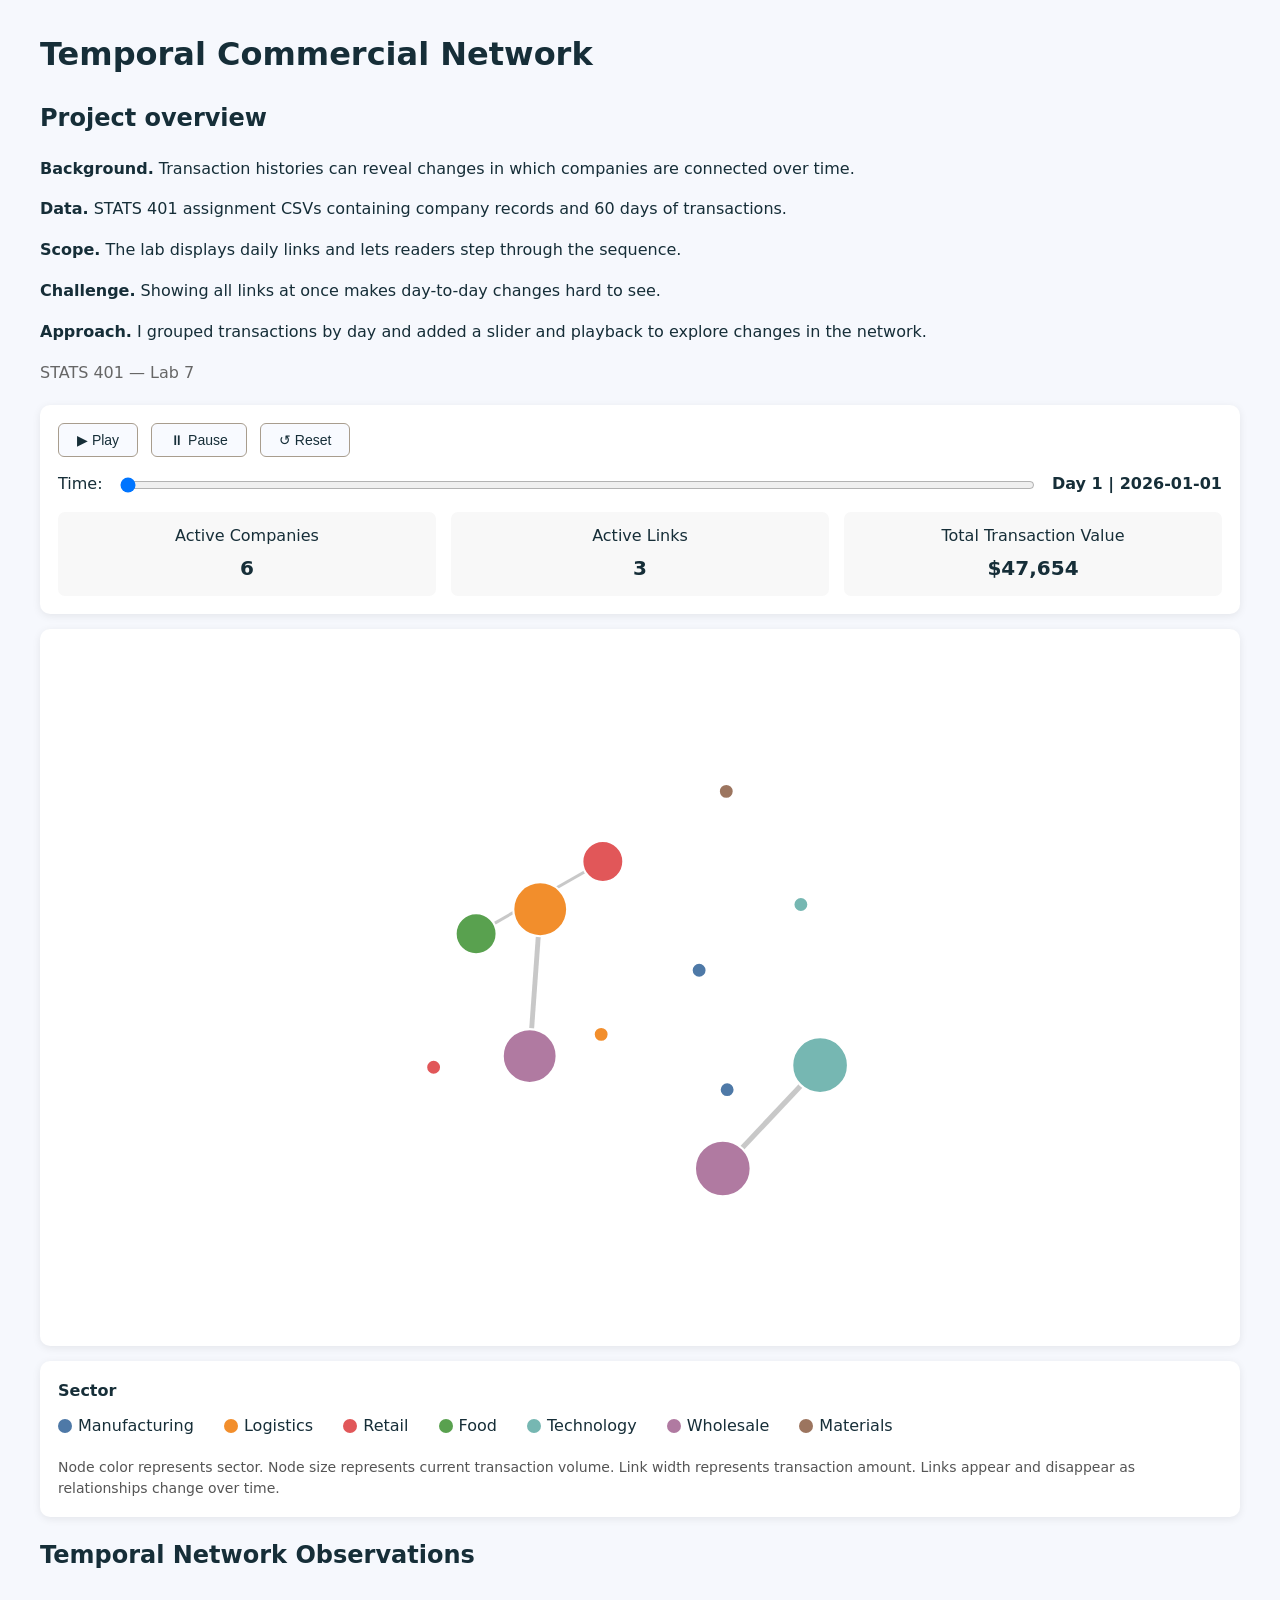
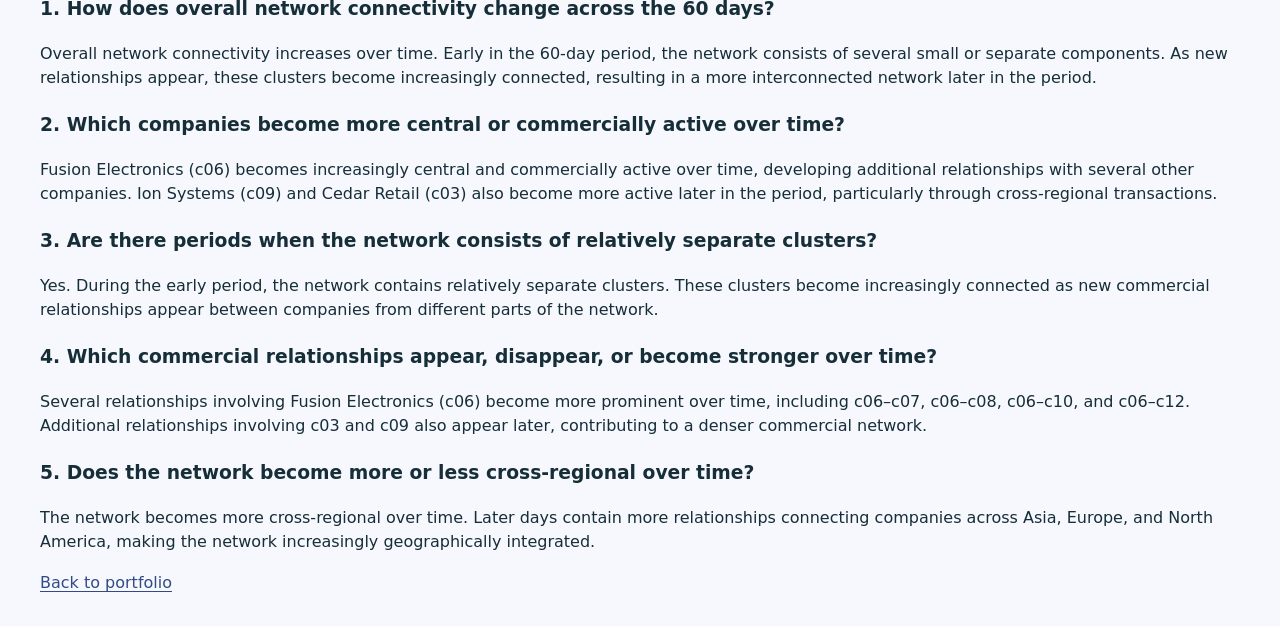
<file: projects/stats401-lab7/lab7/index.html>
<!DOCTYPE html>
<html lang="en">

<head>
    <meta charset="UTF-8">
    <meta name="viewport" content="width=device-width, initial-scale=1.0">

    <title>Lab 7 - Temporal Commercial Network</title>

    <script src="../../../assets/d3.v7.min.js"></script>

    <style>

        * {
            box-sizing: border-box;
        }

        body {
            margin: 0;
            font-family: Arial, Helvetica, sans-serif;
            background: #f5f6f8;
            color: #222;
        }

        .container {
            width: 1200px;
            max-width: 95%;
            margin: 30px auto;
        }

        h1 {
            margin-bottom: 5px;
        }

        .subtitle {
            color: #666;
            margin-bottom: 20px;
        }

        /* =========================
           Controls
        ========================= */

        .controls {
            background: white;
            padding: 18px;
            border-radius: 10px;
            margin-bottom: 15px;
            box-shadow: 0 2px 8px rgba(0, 0, 0, 0.08);
        }

        .buttons {
            margin-bottom: 15px;
        }

        button {
            padding: 8px 18px;
            margin-right: 8px;
            border: 1px solid #ccc;
            border-radius: 6px;
            background: white;
            cursor: pointer;
            font-size: 14px;
        }

        button:hover {
            background: #eeeeee;
        }

        .slider-row {
            display: flex;
            align-items: center;
            gap: 15px;
        }

        #time-slider {
            flex: 1;
        }

        #day-label {
            font-weight: bold;
            min-width: 170px;
        }

        /* =========================
           Summary
        ========================= */

        .summary {
            display: flex;
            gap: 15px;
            margin-top: 15px;
        }

        .summary-box {
            flex: 1;
            background: #f8f8f8;
            padding: 12px;
            border-radius: 7px;
            text-align: center;
        }

        .summary-number {
            display: block;
            font-size: 20px;
            font-weight: bold;
            margin-top: 4px;
        }

        /* =========================
           Visualization
        ========================= */

        .visualization {
            background: white;
            border-radius: 10px;
            padding: 10px;
            box-shadow: 0 2px 8px rgba(0, 0, 0, 0.08);
            width: 100%;
            overflow: hidden;
        }

        #network {
            display: block;
            width: 100%;
            height: auto;
        }

        .link {
            stroke: #888;
            stroke-opacity: 0.65;
        }

        .node {
            stroke: white;
            stroke-width: 2px;
            cursor: pointer;
        }

        .node:hover {
            stroke: #222;
            stroke-width: 3px;
        }

        /* =========================
           Tooltip
        ========================= */

        .tooltip {
            position: fixed;
            background: white;
            border: 1px solid #bbb;
            border-radius: 7px;
            padding: 10px 12px;
            pointer-events: none;
            opacity: 0;
            font-size: 13px;
            line-height: 1.5;
            box-shadow: 0 3px 12px rgba(0, 0, 0, 0.15);
            z-index: 1000;
        }

        /* =========================
           Legend
        ========================= */

        .legend {
            background: white;
            margin-top: 15px;
            padding: 18px;
            border-radius: 10px;
            box-shadow: 0 2px 8px rgba(0, 0, 0, 0.08);
        }

        .legend-title {
            font-weight: bold;
            margin-bottom: 10px;
        }

        .legend-item {
            display: inline-flex;
            align-items: center;
            margin-right: 25px;
            margin-bottom: 8px;
        }

        .legend-dot {
            width: 14px;
            height: 14px;
            border-radius: 50%;
            margin-right: 6px;
            display: inline-block;
        }

        .legend-description {
            margin-top: 10px;
            color: #555;
            font-size: 14px;
            line-height: 1.5;
        }

    </style>

<link rel="stylesheet" href="../../../assets/lab-theme.css?v=jo">
</head>


<body>

<div class="container">

    <h1>Temporal Commercial Network</h1>
<section class="card lab-project-story"><h2>Project overview</h2><p><strong>Background.</strong> Transaction histories can reveal changes in which companies are connected over time.</p><p><strong>Data.</strong> STATS 401 assignment CSVs containing company records and 60 days of transactions.</p><p><strong>Scope.</strong> The lab displays daily links and lets readers step through the sequence.</p><p><strong>Challenge.</strong> Showing all links at once makes day-to-day changes hard to see.</p><p><strong>Approach.</strong> I grouped transactions by day and added a slider and playback to explore changes in the network.</p></section>


    <div class="subtitle">
        STATS 401 — Lab 7
    </div>


    <!-- =========================
         Controls
    ========================= -->

    <div class="controls">

        <div class="buttons">

            <button id="play">
                ▶ Play
            </button>

            <button id="pause">
                ⏸ Pause
            </button>

            <button id="reset">
                ↺ Reset
            </button>

        </div>


        <div class="slider-row">

            <span>Time:</span>

            <input
                type="range"
                id="time-slider"
                min="1"
                max="60"
                value="1"
                step="1"
            >

            <span id="day-label">
                Day 1
            </span>

        </div>


        <div class="summary">

            <div class="summary-box">

                Active Companies

                <span
                    class="summary-number"
                    id="active-companies">
                    0
                </span>

            </div>


            <div class="summary-box">

                Active Links

                <span
                    class="summary-number"
                    id="active-links">
                    0
                </span>

            </div>


            <div class="summary-box">

                Total Transaction Value

                <span
                    class="summary-number"
                    id="total-value">
                    $0
                </span>

            </div>

        </div>

    </div>


    <!-- =========================
         Network Visualization
    ========================= -->

    <div class="visualization">

        <svg
            id="network"
            viewBox="0 0 1100 650"
            width="1100"
            height="650"
            preserveAspectRatio="xMidYMid meet">
        </svg>

    </div>


    <!-- =========================
         Legend
    ========================= -->

    <div class="legend">

        <div class="legend-title">
            Sector
        </div>


        <div class="legend-item">
            <span
                class="legend-dot"
                style="background:#4e79a7;">
            </span>
            Manufacturing
        </div>


        <div class="legend-item">
            <span
                class="legend-dot"
                style="background:#f28e2c;">
            </span>
            Logistics
        </div>


        <div class="legend-item">
            <span
                class="legend-dot"
                style="background:#e15759;">
            </span>
            Retail
        </div>


        <div class="legend-item">
            <span
                class="legend-dot"
                style="background:#59a14f;">
            </span>
            Food
        </div>


        <div class="legend-item">
            <span
                class="legend-dot"
                style="background:#76b7b2;">
            </span>
            Technology
        </div>


        <div class="legend-item">
            <span
                class="legend-dot"
                style="background:#b07aa1;">
            </span>
            Wholesale
        </div>


        <div class="legend-item">
            <span
                class="legend-dot"
                style="background:#9c755f;">
            </span>
            Materials
        </div>


        <div class="legend-description">

            Node color represents sector.
            Node size represents current transaction volume.
            Link width represents transaction amount.
            Links appear and disappear as relationships change over time.

        </div>

    </div>


    <!-- =========================
         Tooltip
    ========================= -->

    <div class="tooltip" id="tooltip"></div>


    <div class="observations">
        <h2>Temporal Network Observations</h2>

        <h3>1. How does overall network connectivity change across the 60 days?</h3>
        <p>
            Overall network connectivity increases over time. Early in the 60-day
            period, the network consists of several small or separate components.
            As new relationships appear, these clusters become increasingly connected,
            resulting in a more interconnected network later in the period.
        </p>

        <h3>2. Which companies become more central or commercially active over time?</h3>
        <p>
            Fusion Electronics (c06) becomes increasingly central and commercially
            active over time, developing additional relationships with several other
            companies. Ion Systems (c09) and Cedar Retail (c03) also become more
            active later in the period, particularly through cross-regional
            transactions.
        </p>

        <h3>3. Are there periods when the network consists of relatively separate clusters?</h3>
        <p>
            Yes. During the early period, the network contains relatively separate
            clusters. These clusters become increasingly connected as new commercial
            relationships appear between companies from different parts of the network.
        </p>

        <h3>4. Which commercial relationships appear, disappear, or become stronger over time?</h3>
        <p>
            Several relationships involving Fusion Electronics (c06) become more
            prominent over time, including c06–c07, c06–c08, c06–c10, and c06–c12.
            Additional relationships involving c03 and c09 also appear later,
            contributing to a denser commercial network.
        </p>

        <h3>5. Does the network become more or less cross-regional over time?</h3>
        <p>
            The network becomes more cross-regional over time. Later days contain
            more relationships connecting companies across Asia, Europe, and North
            America, making the network increasingly geographically integrated.
        </p>

    </div>

        <p class="back-home">
            <a href="../../../index.html#modeling">Back to portfolio</a>
        </p>

    </div>

    <script src="script.js"></script>
</body>
</html>
</file>
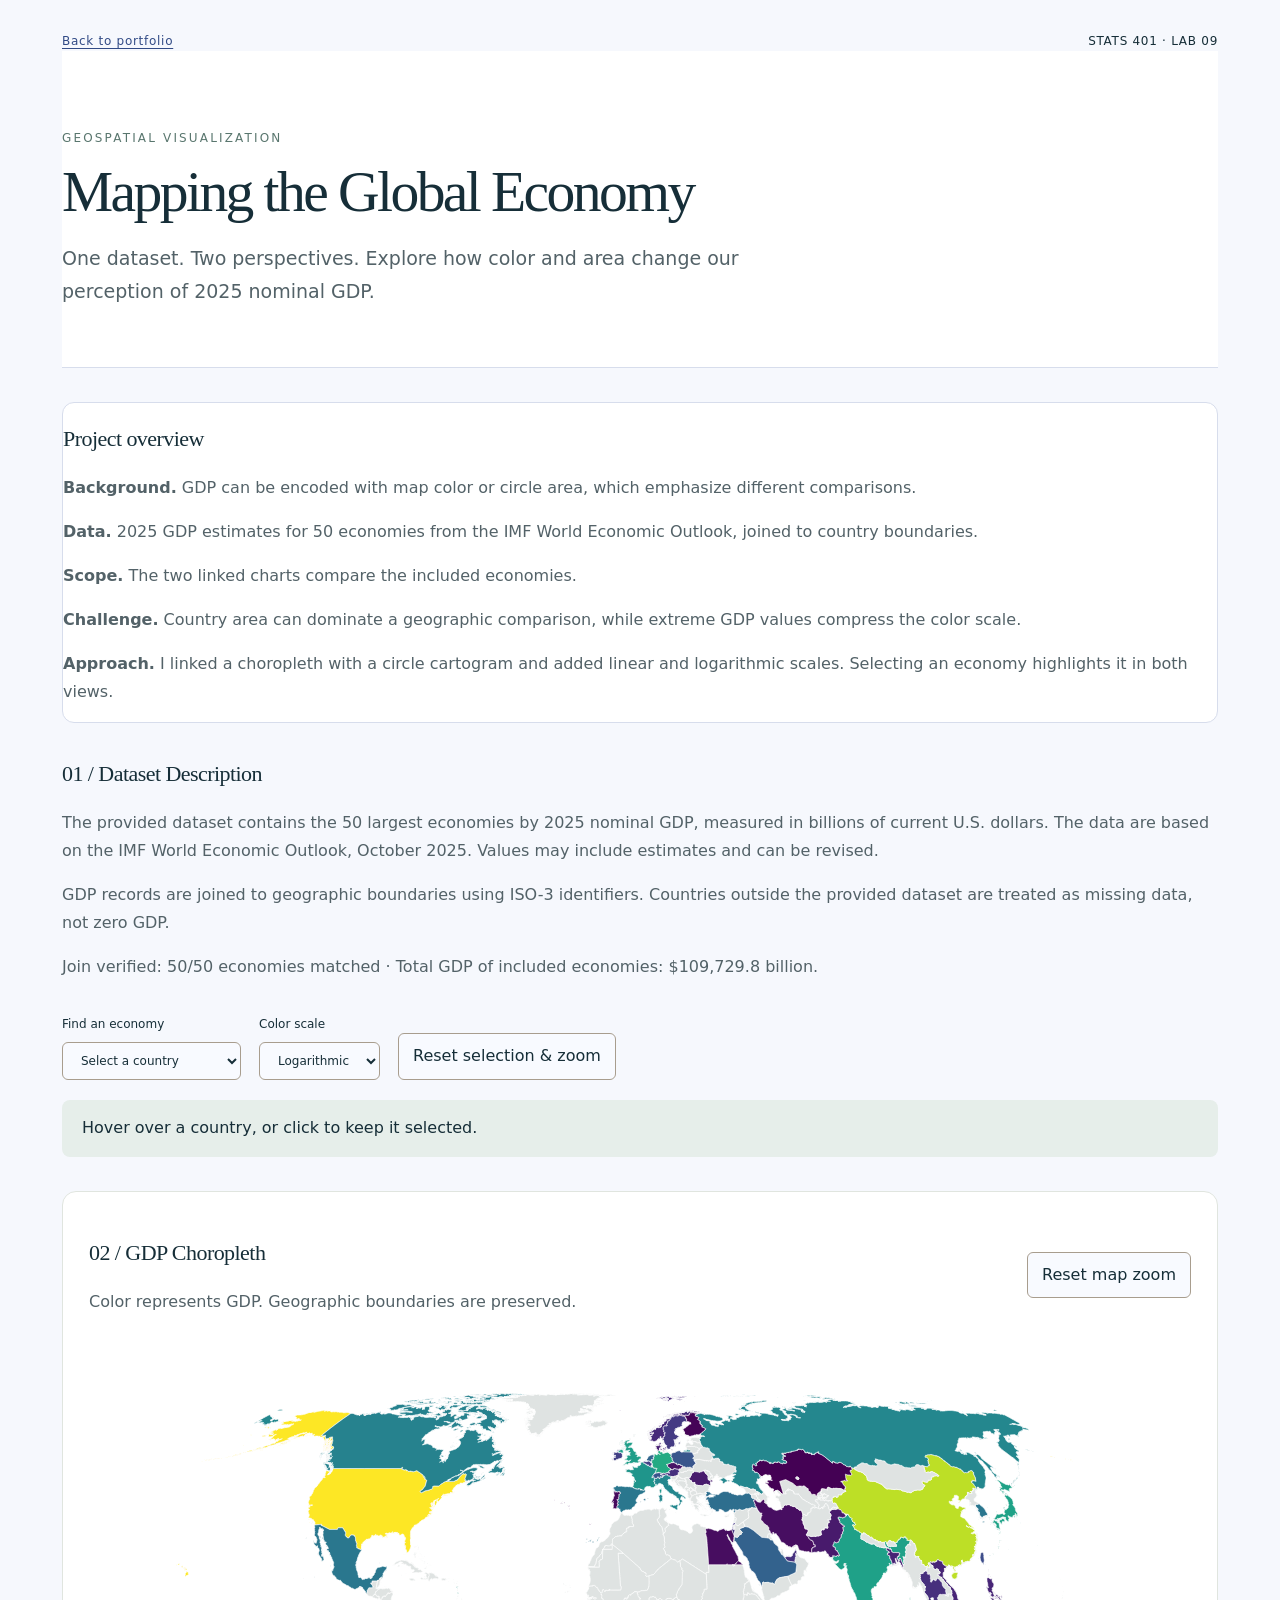
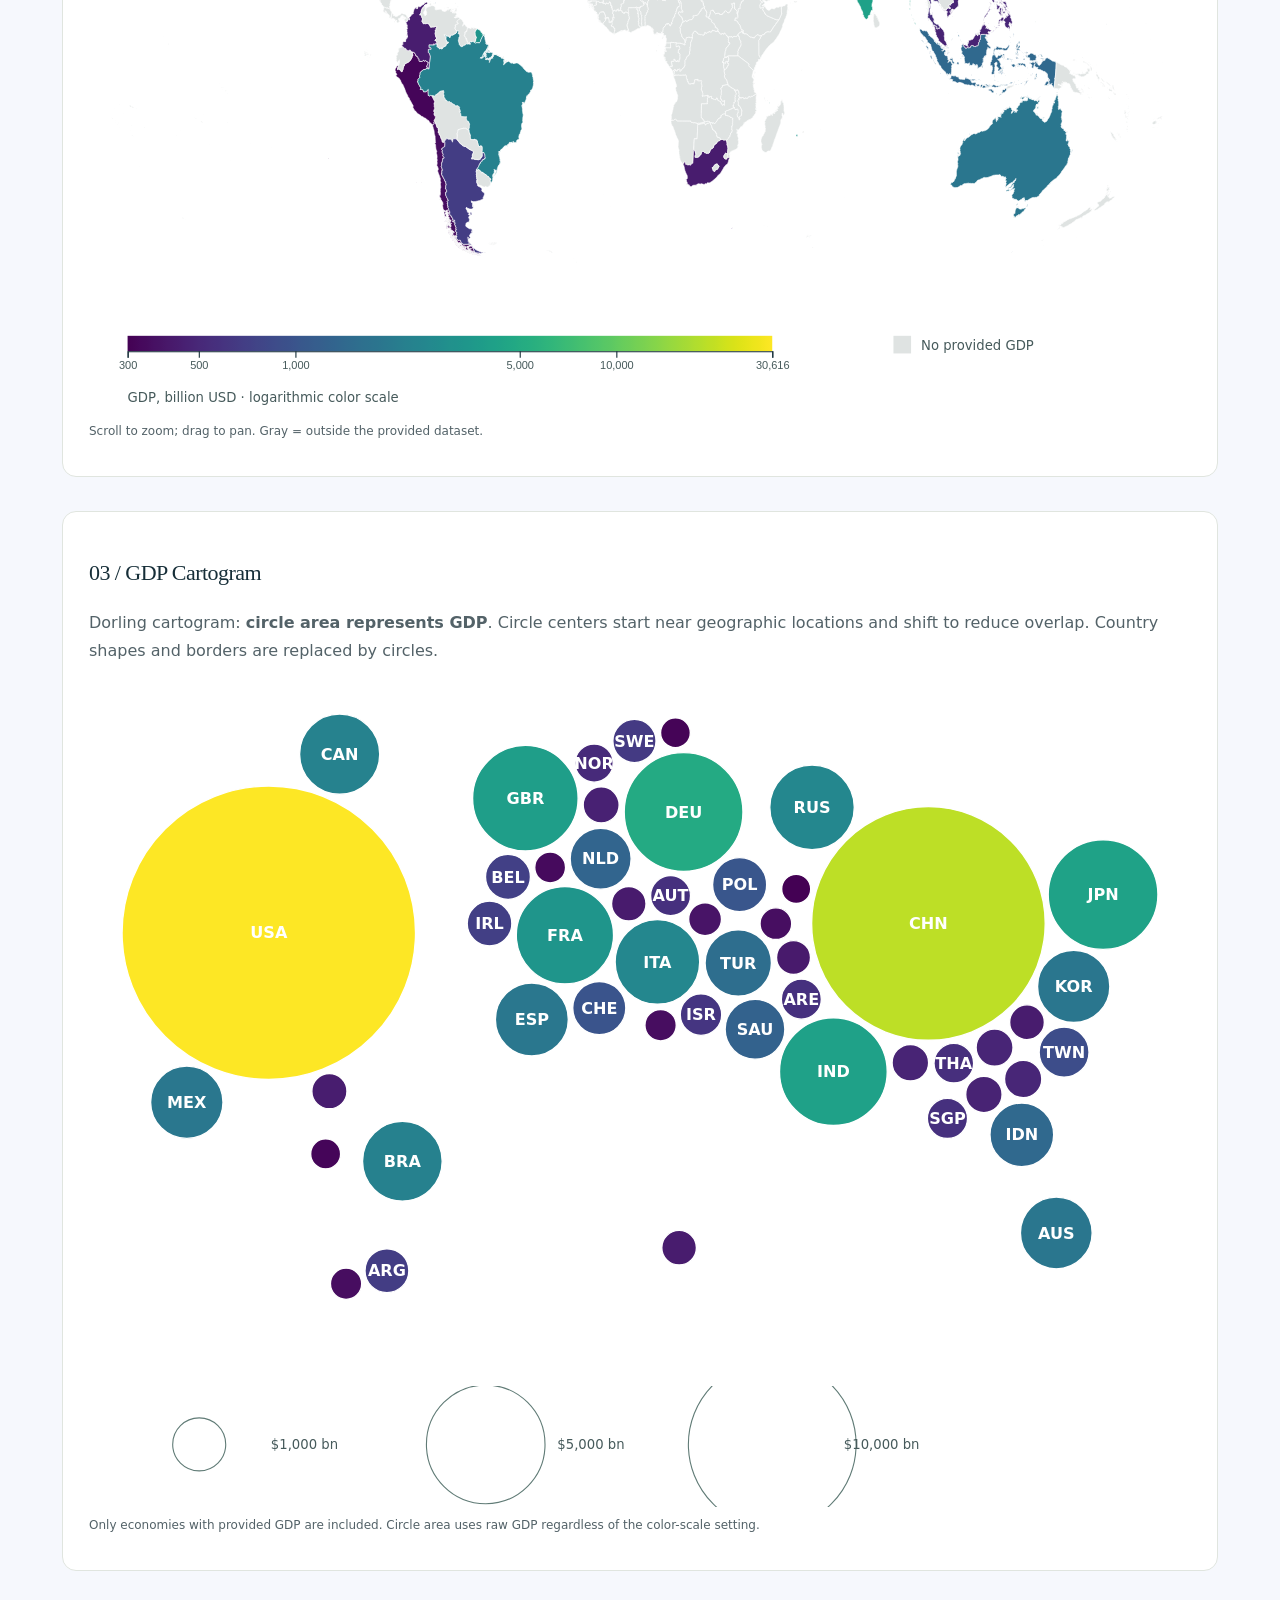
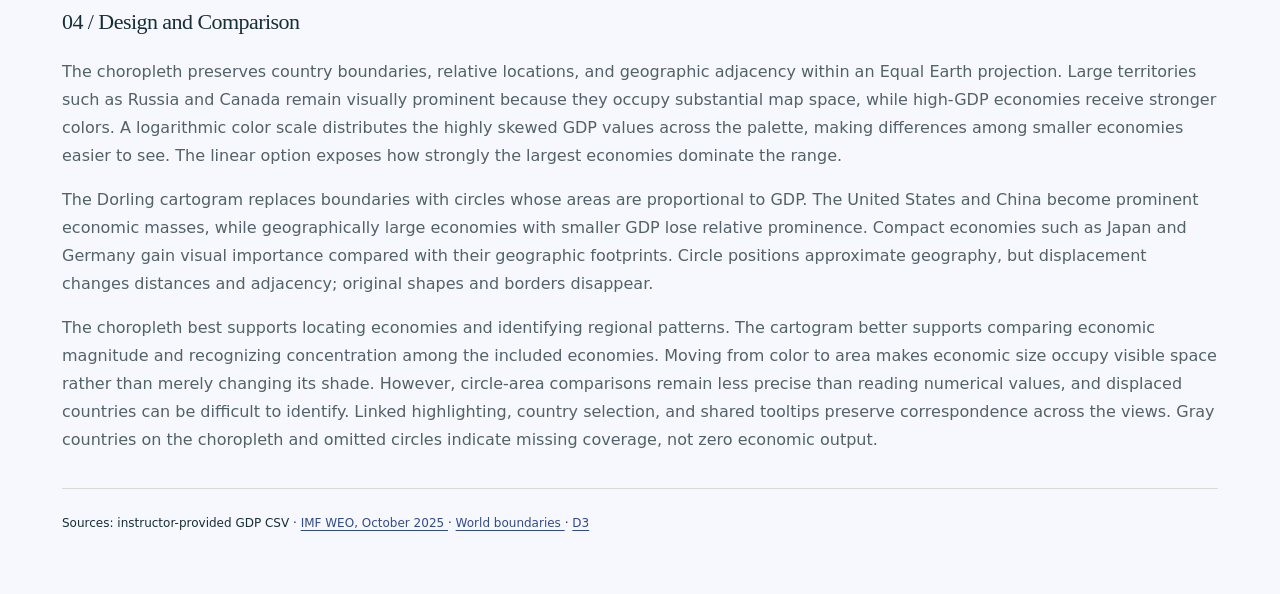
<file: projects/stats401-lab9/lab9/index.html>
<!DOCTYPE html>
<html lang="en">
<head>
    <meta charset="UTF-8">
    <meta name="viewport" content="width=device-width, initial-scale=1.0">

    <title>Lab 9 | Geospatial Visualization</title>

    <link rel="stylesheet" href="style.css">

    <script
        defer
        src="../../../assets/d3.v7.min.js">
    </script>

    <script defer src="script.js"></script>
<link rel="stylesheet" href="../../../assets/lab-theme.css?v=jo">
</head>

<body>
    <main>
        <nav>
            <a href="../../../index.html#modeling">Back to portfolio</a>
            <span>STATS 401 · LAB 09</span>
        </nav>

        <header>
            <p class="eyebrow">GEOSPATIAL VISUALIZATION</p>

            <h1>Mapping the Global Economy</h1>

            <p class="intro">
                One dataset. Two perspectives. Explore how color
                and area change our perception of 2025 nominal GDP.
            </p>
        </header>
<section class="card lab-project-story"><h2>Project overview</h2><p><strong>Background.</strong> GDP can be encoded with map color or circle area, which emphasize different comparisons.</p><p><strong>Data.</strong> 2025 GDP estimates for 50 economies from the IMF World Economic Outlook, joined to country boundaries.</p><p><strong>Scope.</strong> The two linked charts compare the included economies.</p><p><strong>Challenge.</strong> Country area can dominate a geographic comparison, while extreme GDP values compress the color scale.</p><p><strong>Approach.</strong> I linked a choropleth with a circle cartogram and added linear and logarithmic scales. Selecting an economy highlights it in both views.</p></section>


        <!-- 1. Dataset description -->
        <section>
            <h2>01 / Dataset Description</h2>

            <p>
                The provided dataset contains the 50 largest economies
                by 2025 nominal GDP, measured in billions of current
                U.S. dollars. The data are based on the IMF World
                Economic Outlook, October 2025. Values may include
                estimates and can be revised.
            </p>

            <p>
                GDP records are joined to geographic boundaries using
                ISO-3 identifiers. Countries outside the provided
                dataset are treated as missing data, not zero GDP.
            </p>

            <p id="status" role="status">
                Loading geographic boundaries and GDP…
            </p>
        </section>

        <!-- Shared controls -->
        <div class="toolbar">
            <label for="country">
                Find an economy

                <select id="country">
                    <option value="">Select a country</option>
                </select>
            </label>

            <label for="scale">
                Color scale

                <select id="scale">
                    <option value="log">Logarithmic</option>
                    <option value="linear">Linear</option>
                </select>
            </label>

            <button id="reset" type="button">
                Reset selection &amp; zoom
            </button>
        </div>

        <div id="details" aria-live="polite">
            Hover over a country, or click to keep it selected.
        </div>

        <!-- 2. Choropleth -->
        <section class="panel">
            <div class="panel-head">
                <div>
                    <h2>02 / GDP Choropleth</h2>

                    <p>
                        Color represents GDP.
                        Geographic boundaries are preserved.
                    </p>
                </div>

                <button id="reset-map" type="button">
                    Reset map zoom
                </button>
            </div>

            <svg
                id="choropleth"
                viewBox="0 0 1000 540"
                aria-label="World GDP choropleth">
            </svg>

            <svg
                id="legend"
                viewBox="0 0 1000 78"
                aria-label="GDP color legend">
            </svg>

            <p class="caption">
                Scroll to zoom; drag to pan.
                Gray = outside the provided dataset.
            </p>
        </section>

        <!-- 3. Cartogram -->
        <section class="panel">
            <h2>03 / GDP Cartogram</h2>

            <p>
                Dorling cartogram:
                <strong>circle area represents GDP</strong>.
                Circle centers start near geographic locations
                and shift to reduce overlap. Country shapes and
                borders are replaced by circles.
            </p>

            <svg
                id="cartogram"
                viewBox="0 0 1000 640"
                aria-label="GDP Dorling cartogram">
            </svg>

            <svg
                id="area-legend"
                viewBox="0 0 1000 110"
                aria-label="GDP circle area legend">
            </svg>

            <p class="caption">
                Only economies with provided GDP are included.
                Circle area uses raw GDP regardless of the
                color-scale setting.
            </p>
        </section>

        <!-- 4. Design comparison: 150–250 words -->
        <section>
            <h2>04 / Design and Comparison</h2>

            <p>
                The choropleth preserves country boundaries, relative
                locations, and geographic adjacency within an Equal
                Earth projection. Large territories such as Russia
                and Canada remain visually prominent because they
                occupy substantial map space, while high-GDP economies
                receive stronger colors. A logarithmic color scale
                distributes the highly skewed GDP values across the
                palette, making differences among smaller economies
                easier to see. The linear option exposes how strongly
                the largest economies dominate the range.
            </p>

            <p>
                The Dorling cartogram replaces boundaries with circles
                whose areas are proportional to GDP. The United States
                and China become prominent economic masses, while
                geographically large economies with smaller GDP lose
                relative prominence. Compact economies such as Japan
                and Germany gain visual importance compared with their
                geographic footprints. Circle positions approximate
                geography, but displacement changes distances and
                adjacency; original shapes and borders disappear.
            </p>

            <p>
                The choropleth best supports locating economies and
                identifying regional patterns. The cartogram better
                supports comparing economic magnitude and recognizing
                concentration among the included economies. Moving
                from color to area makes economic size occupy visible
                space rather than merely changing its shade. However,
                circle-area comparisons remain less precise than
                reading numerical values, and displaced countries can
                be difficult to identify. Linked highlighting, country
                selection, and shared tooltips preserve correspondence
                across the views. Gray countries on the choropleth and
                omitted circles indicate missing coverage, not zero
                economic output.
            </p>
        </section>

        <footer>
            Sources:
            instructor-provided GDP CSV ·

            <a
                href="https://www.imf.org/en/Publications/WEO/weo-database/2025/October"
                target="_blank"
                rel="noopener noreferrer">
                IMF WEO, October 2025
            </a>
            ·

            <a
                href="https://github.com/datasets/geo-countries"
                target="_blank"
                rel="noopener noreferrer">
                World boundaries
            </a>
            ·

            <a
                href="https://d3js.org/"
                target="_blank"
                rel="noopener noreferrer">
                D3
            </a>
        </footer>
    </main>

    <div id="tooltip" role="tooltip" hidden></div>
</body>
</html>
</file>
<file: assets/gallery.css>
:root{color-scheme:light;--bg:#f7f2e9;--panel:#fffcf6;--edge:#d8cab8;--ink:#162e38;--muted:#4f6264;--mint:#16655b;--blue:#a63729}
body{background:var(--bg);color:var(--ink)}
nav,main,footer{width:min(1160px,calc(100% - 48px))}
nav .name{font-family:Georgia,serif;font-weight:bold;font-size:1.25rem;text-decoration:none}
nav a:focus-visible,.project-tile:focus-visible,.cover-link:focus-visible{outline-color:#a63729}
header.cover{max-width:none;padding:clamp(38px,7vw,95px) 0 clamp(45px,7vw,80px);display:grid;grid-template-columns: .88fr 1.12fr;gap:clamp(24px,5vw,68px);align-items:center}
.cover h1{font:clamp(4rem,9vw,8.2rem)/.86 Georgia,serif;letter-spacing:-.085em;margin:.23em 0 .22em}
.cover h1 em{color:#a63729;font-weight:normal}
.cover .lede{max-width:31ch;font-size:1.08rem}
.cover-link{display:inline-block;margin-top:22px;font-size:.95rem;font-weight:bold}
.cover figure{margin:0;border-radius:14px;overflow:hidden;background:#102c35;color:#fff4d9}
.cover img{width:100%;height:auto;display:block}
.cover figcaption{padding:0 18px 14px;font-size:.83rem;color:#fff4d9}
.cover figcaption a{color:#fff4d9}
.gallery{border-top:1px solid var(--edge);padding-top:22px}
.gallery h2{font: clamp(1.85rem,4vw,2.9rem)/1.1 Georgia,serif;margin:0 0 18px}
.project-grid{display:grid;grid-template-columns:repeat(3,minmax(0,1fr));gap:18px}
.project-tile{display:block;border:1px solid var(--edge);border-radius:12px;background:var(--panel);color:var(--ink);overflow:hidden;text-decoration:none;transition:box-shadow .16s,transform .16s}
.project-tile:hover{box-shadow:0 8px 16px #172b3322;transform:translateY(-3px)}
.project-tile img{display:block;width:100%;height:auto;aspect-ratio:1.74;object-fit:cover}
.tile-copy{padding:15px 17px 18px}
.tile-copy h3{font:1.42rem/1.1 Georgia,serif;margin:.32em 0;letter-spacing:-.02em}
.tile-copy>p:last-child{font-size:1.125rem;line-height:1.45;overflow-wrap:anywhere}
.tile-copy .eyebrow{font-size:.76rem;letter-spacing:.07em}
dialog{width:min(1160px,calc(100% - 28px));max-height:calc(100dvh - 20px);margin:auto;background:var(--panel);color:var(--ink);border:1px solid var(--edge);border-radius:14px;padding:0}
body:has(dialog[open]){overflow:hidden}
.dialog-bar{display:flex;justify-content:flex-end;padding:12px 14px 0}
dialog .detail-card{border:0;padding-top:10px}
dialog .plot{margin-top:16px}
dialog .caption{min-height:0}
@media(max-width:825px){.project-grid{grid-template-columns:repeat(2,minmax(0,1fr))}.cover h1{font-size:clamp(3.8rem,10vw,6.5rem)}}
@media(max-width:570px){nav,main,footer{width:calc(100% - 30px)}header.cover{grid-template-columns:1fr;gap:24px}.project-grid{gap:10px}.tile-copy{padding:10px}.tile-copy h3{font-size:1.12rem}.tile-copy>p:last-child{font-size:1rem}}
@media(prefers-reduced-motion:reduce){.project-tile{transition:none}}

.project-group{margin:20px 0 34px;scroll-margin-top:20px}
.project-group>h3{font:1.45rem/1.2 Georgia,serif;margin:0 0 5px}
.project-group>p{margin-bottom:14px;max-width:68ch;font-size:1.125rem}
.cover figure{background:#e4ede7;color:var(--ink);border:1px solid var(--edge)}
.cover figcaption,.cover figcaption a{color:var(--ink)}
dialog::backdrop{background:#23312e66}
dialog .detail-card h2,dialog .detail-card h3{font-family:Georgia,serif;font-weight:400}
dialog .plot{background:#f7f2e9}
dialog button,dialog select{color:var(--ink);background:#fffdf8;border-color:#a89d8e}
dialog .tags span{color:var(--ink)}
dialog :focus-visible{outline-color:#a63729}
dialog .effect-track{background:linear-gradient(90deg,#e9e1d6 49.5%,#526d6b 49.5% 50.5%,#e9e1d6 50.5%)}
dialog .effect-track i.negative{background:#a63729}
.related-project{margin-top:20px;padding-top:12px;border-top:1px solid var(--edge)}
.ecg-figure{margin:8px 0 20px}
.ecg-figure img{display:block;width:100%;height:auto;border:1px solid var(--edge);border-radius:8px}
.ecg-figure figcaption{margin-top:7px;color:var(--muted);font-size:.92rem}

:root{--bg:#f6f8fd;--panel:#ffffff;--edge:#d7ddec;--ink:#253244;--muted:#4e5c73;--mint:#324b86;--blue:#624293}
[hidden]{display:none!important}
header.cover{min-height:65vh}
.cover h1{font-size:clamp(3.65rem,8vw,7.2rem);letter-spacing:-.075em}
.cover h1 em{color:#624293}
.hello-mark{display:inline-grid;place-items:center;width:2.4rem;height:2.4rem;border-radius:50%;background:#efe7fb;color:#624293;font-size:1.6rem}
.cover figure{background:#e9eef9;box-shadow:0 12px 30px #25324410}
.cover figcaption{padding:12px 16px}
.cover-link{border-radius:99px;background:#324b86;color:white;text-decoration:none;padding:10px 20px}
.gallery{padding-top:24px;border-top:0}
.portfolio-home{display:inline-block;margin-bottom:14px;font-weight:650}
.project-method{display:grid;grid-template-columns:max-content minmax(0,1fr);gap:10px 16px;margin:16px 0}
.project-method dt{font-weight:750;color:#324b86}
.project-method dd{margin:0;color:var(--muted)}
dialog .output-title{font-size:1.4rem;margin:24px 0 8px}
dialog .plot,.result-note{background:#f2f5fc}
.result-note{border:1px solid var(--edge);border-radius:8px;padding:14px}
.result-note p+p{margin-top:8px}
dialog button,dialog select{background:#f8faff}

.intro-bio{max-width:44ch;font-size:clamp(1.125rem,1rem + .4vw,1.3rem);line-height:1.55}
.intro-bio p+p{margin-top:.9rem}

.collection-title{font-size:1.12rem;margin:22px 0 10px;color:var(--ink)}

.cover-hobbies{position:relative;display:grid;place-items:center;min-height:clamp(230px,37vw,420px);border:1px solid #ded6f2;border-radius:28px;background:radial-gradient(ellipse at 45% 42%,#fffaff,#ebe6fa)}
.hobby-card{position:absolute;display:grid;place-items:center;width:34%;max-width:170px;aspect-ratio:1;border:1px solid #dad1ee;border-radius:23%;background:#fff;box-shadow:0 12px 22px #45337620;font-size:clamp(3rem,9vw,6rem);line-height:1}
.hobby-baseball{left:21%;top:26%;transform:rotate(-13deg)}
.hobby-karaoke{right:18%;top:38%;transform:rotate(11deg);background:#f9f2ff}
.hobby-star{position:absolute;top:16%;right:19%;color:#7556a5;font-size:2rem}
.alignment-workflow{max-width:650px}
</file>
<file: assets/lab-theme.css>
:root{color-scheme:light}
body{background:#f6f8fd;color:#162e38;font:16px/1.55 system-ui,sans-serif}
header{background:#ffffff;border-color:#d7ddec}
header h1,main h2,main h3{font-family:Georgia,serif;font-weight:400;color:#162e38}
header h1{font-size:clamp(2rem,5vw,3.6rem);line-height:1.08;margin:12px 0 8px}
.portfolio-return{font-size:.9rem;font-weight:650}
a,.link-button{color:#324b86;text-underline-offset:3px}
main .card{background:#ffffff;border:1px solid #d7ddec;border-radius:12px}
.muted{color:#4f6264}
input,select,button{color:#162e38;background:#f8faff;border-color:#a89d8e}
:focus-visible{outline:2px solid #a63729;outline-offset:3px}
</file>
<file: projects/stats401-lab9/lab9/style.css>
* {
    box-sizing: border-box;
}

body {
    margin: 0;
    background: #f6f5f1;
    color: #202c31;
    font-family: Inter, Arial, sans-serif;
}

main {
    max-width: 1240px;
    margin: auto;
    padding: 32px 42px 60px;
}

nav {
    display: flex;
    justify-content: space-between;
    font-size: 12px;
    letter-spacing: 0.06em;
}

a {
    color: #246a74;
}

header {
    padding: 65px 0 40px;
    border-bottom: 1px solid #d7dbd7;
}

.eyebrow {
    font-size: 12px;
    letter-spacing: 0.18em;
    color: #59766e;
}

h1 {
    font-size: clamp(36px, 5vw, 64px);
    letter-spacing: -0.045em;
    margin: 12px 0 20px;
}

h2 {
    font-size: 22px;
    letter-spacing: -0.025em;
}

.intro {
    font-size: 19px;
    max-width: 700px;
}

p {
    line-height: 1.75;
    color: #536268;
}

section {
    margin: 34px 0;
}

.toolbar {
    display: flex;
    gap: 18px;
    align-items: flex-end;
    flex-wrap: wrap;
}

label {
    display: grid;
    gap: 8px;
    font-size: 12px;
}

select,
button {
    font: inherit;
    border: 1px solid #ccd6d1;
    background: white;
    border-radius: 6px;
    padding: 10px 14px;
    color: #243c3a;
}

button {
    cursor: pointer;
}

button:hover {
    background: #e4eeea;
}

.panel {
    background: white;
    padding: 26px;
    border: 1px solid #e0e5df;
    border-radius: 14px;
}

.panel-head {
    display: flex;
    justify-content: space-between;
    align-items: center;
    gap: 16px;
}

svg {
    display: block;
    width: 100%;
    height: auto;
}

#details {
    margin-top: 20px;
    padding: 16px 20px;
    background: #e6eeea;
    border-radius: 8px;
    min-height: 52px;
}

.caption {
    font-size: 12px;
    margin: 8px 0;
}

.country {
    stroke: #fff;
    stroke-width: 0.65;
    vector-effect: non-scaling-stroke;
    cursor: pointer;
}

.bubble {
    stroke: white;
    stroke-width: 1;
    cursor: pointer;
}

.active {
    stroke: #e47238 !important;
    stroke-width: 3 !important;
}

.muted {
    opacity: 0.35;
}

text {
    font-family: inherit;
    fill: #465a5b;
}

.bubble-label {
    pointer-events: none;
    font-size: 12px;
    fill: white;
    font-weight: bold;
}

#tooltip {
    position: fixed;
    background: #203c3b;
    color: white;
    padding: 12px 16px;
    border-radius: 7px;
    font-size: 13px;
    pointer-events: none;
    z-index: 10;
    max-width: 260px;
    line-height: 1.6;
}

footer {
    font-size: 12px;
    border-top: 1px solid #d7dbd7;
    padding-top: 24px;
    line-height: 1.8;
}

@media (max-width: 650px) {
    main {
        padding: 20px 16px;
    }

    .panel {
        padding: 14px;
    }

    header {
        padding-top: 40px;
    }

    .panel-head {
        align-items: flex-start;
    }

    nav {
        gap: 12px;
    }
}
</file>
